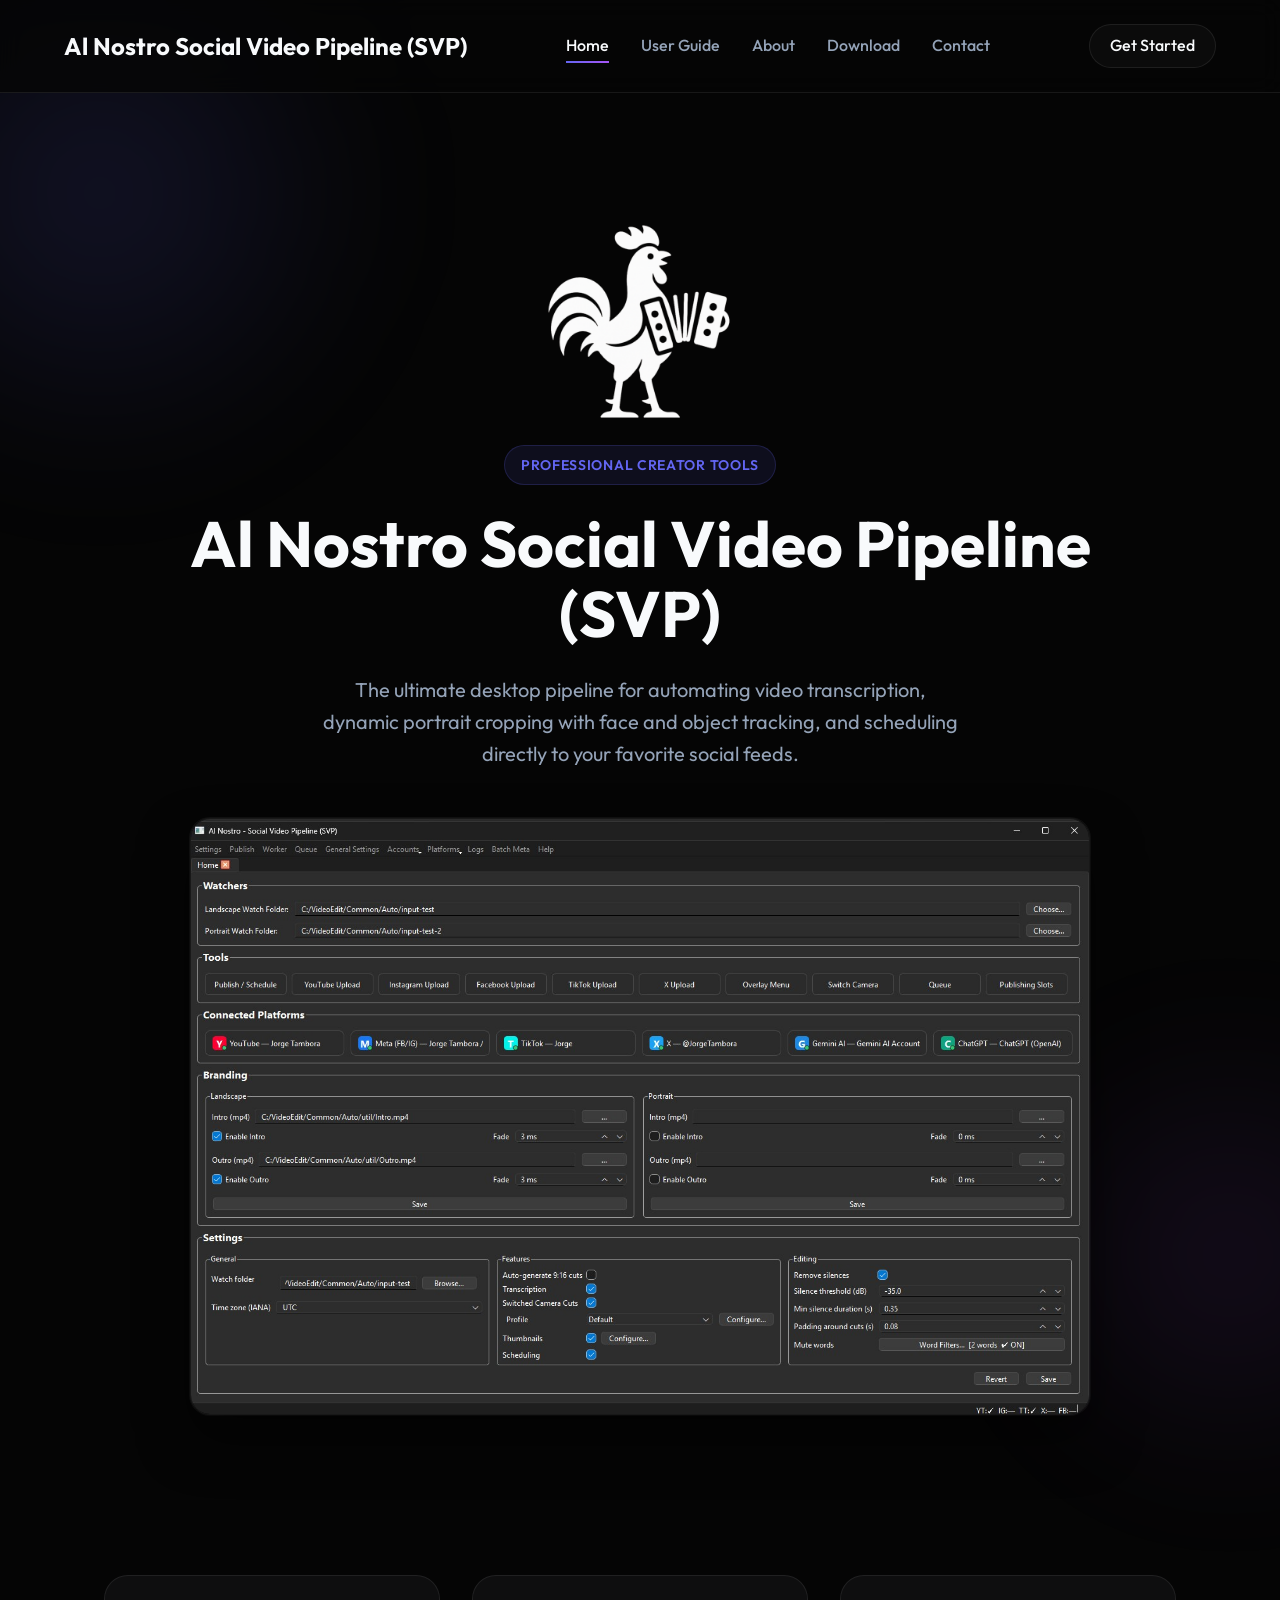
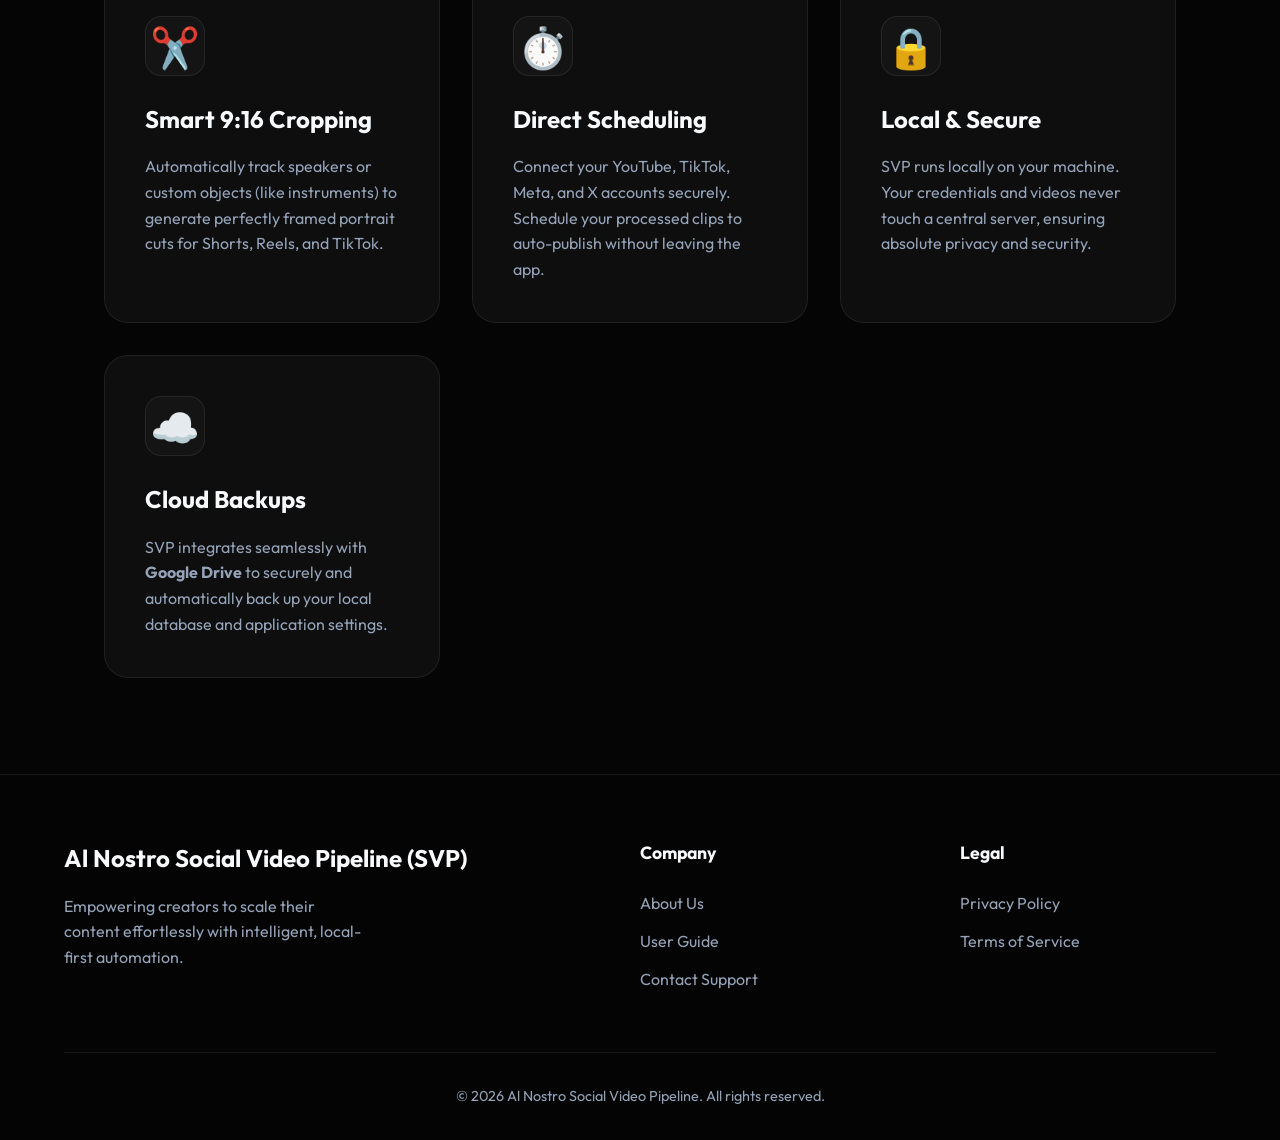
<file: index.html>
<!DOCTYPE html>
<html lang="en">
<head>
    <meta charset="UTF-8">
    <meta name="viewport" content="width=device-width, initial-scale=1.0">
    <title>Al Nostro Social Video Pipeline (SVP)</title>
    <meta name="description" content="Al Nostro Social Video Pipeline (SVP) is a desktop application for video automation and secure Cloud Backups to Google Drive.">
    <link rel="stylesheet" href="styles.css">
    <style>
        /* Homepage specific styles */
        .hero {
            padding: 8rem 0 4rem;
            text-align: center;
            position: relative;
        }
        .hero-badge {
            display: inline-block;
            padding: 0.5rem 1rem;
            background: rgba(99, 102, 241, 0.1);
            color: var(--accent-primary);
            border-radius: 9999px;
            font-size: 0.875rem;
            font-weight: 600;
            margin-bottom: 1.5rem;
            border: 1px solid rgba(99, 102, 241, 0.2);
            text-transform: uppercase;
            letter-spacing: 0.05em;
        }
        .hero-title {
            font-size: 4rem;
            font-weight: 700;
            margin-bottom: 1.5rem;
            line-height: 1.1;
        }
        .hero-title span {
            background: var(--accent-gradient);
            -webkit-background-clip: text;
            -webkit-text-fill-color: transparent;
        }
        .hero-subtitle {
            font-size: 1.25rem;
            color: var(--text-secondary);
            max-width: 650px;
            margin: 0 auto 3rem;
        }
        .mockup-container {
            max-width: 900px;
            margin: 0 auto;
            border-radius: 20px;
            overflow: hidden;
            border: 1px solid var(--border-glass);
            box-shadow: 0 25px 50px rgba(0,0,0,0.5), 0 0 0 1px rgba(255,255,255,0.05);
            transition: transform 0.4s ease, box-shadow 0.4s ease;
        }
        .mockup-container:hover {
            transform: translateY(-10px);
            box-shadow: 0 35px 70px rgba(0,0,0,0.6), 0 0 0 1px rgba(168, 85, 247, 0.3);
        }
        .mockup-container img {
            width: 100%;
            display: block;
        }
        .features {
            padding: 6rem 0;
            display: grid;
            grid-template-columns: repeat(auto-fit, minmax(300px, 1fr));
            gap: 2rem;
        }
        .feature-card {
            background: var(--bg-card);
            border: 1px solid var(--border-glass);
            border-radius: 24px;
            padding: 2.5rem;
            transition: transform 0.3s ease, background 0.3s ease;
            backdrop-filter: blur(10px);
        }
        .feature-card:hover {
            transform: translateY(-5px);
            background: rgba(255, 255, 255, 0.05);
            border-color: rgba(99, 102, 241, 0.4);
        }
        .feature-icon {
            font-size: 2.5rem;
            margin-bottom: 1.5rem;
            display: inline-block;
            background: var(--bg-glass);
            width: 60px;
            height: 60px;
            line-height: 60px;
            text-align: center;
            border-radius: 16px;
            border: 1px solid var(--border-glass);
        }
        .feature-card h3 {
            font-size: 1.5rem;
            margin-bottom: 1rem;
        }
        .feature-card p {
            color: var(--text-secondary);
        }
        @media (max-width: 768px) {
            .hero-title { font-size: 2.8rem; }
            .hero { padding: 4rem 0 2rem; }
        }
    </style>
    <link rel="icon" type="image/x-icon" href="SVP.ico">
</head>
<body>

    <nav class="navbar">
        <a href="index.html" class="nav-brand">Al Nostro Social Video Pipeline (SVP)</a>
        <div class="nav-links">
            <a href="index.html" class="active">Home</a>
            <a href="user_guide.html">User Guide</a>
            <a href="about.html">About</a>
            <a href="download.html">Download</a>
            <a href="contact.html">Contact</a>
        </div>
        <a href="subscribe.html" class="nav-cta">Get Started</a>
    </nav>

    <main>
        <div class="bg-glow"></div>
        <div class="bg-glow-right"></div>
        
        <div class="container">
            <section class="hero animate-up">
                <img src="Al%20Nostro%20Logo%20Design.png" alt="Al Nostro Logo" style="display: block; margin: 0 auto 1.5rem auto; max-width: 200px; height: auto;">
                <div class="hero-badge">Professional Creator Tools</div>
                <h1 class="hero-title">Al Nostro Social Video Pipeline (SVP)</h1>
                <p class="hero-subtitle">
                    The ultimate desktop pipeline for automating video transcription, dynamic portrait cropping with face and object tracking, and scheduling directly to your favorite social feeds.
                </p>
                
                <div class="mockup-container delay-1 animate-up">
                    <img src="Al-nostro-svp.jpg" alt="SVP Application Interface showing video cropping and scheduling">
                </div>
            </section>

            <section class="features animate-up delay-2">
                <div class="feature-card">
                    <div class="feature-icon">✂️</div>
                    <h3>Smart 9:16 Cropping</h3>
                    <p>Automatically track speakers or custom objects (like instruments) to generate perfectly framed portrait cuts for Shorts, Reels, and TikTok.</p>
                </div>
                <div class="feature-card">
                    <div class="feature-icon">⏱️</div>
                    <h3>Direct Scheduling</h3>
                    <p>Connect your YouTube, TikTok, Meta, and X accounts securely. Schedule your processed clips to auto-publish without leaving the app.</p>
                </div>
                <div class="feature-card">
                    <div class="feature-icon">🔒</div>
                    <h3>Local & Secure</h3>
                    <p>SVP runs locally on your machine. Your credentials and videos never touch a central server, ensuring absolute privacy and security.</p>
                </div>
                <div class="feature-card">
                    <div class="feature-icon">☁️</div>
                    <h3>Cloud Backups</h3>
                    <p>SVP integrates seamlessly with <strong>Google Drive</strong> to securely and automatically back up your local database and application settings.</p>
                </div>
            </section>
        </div>
    </main>

    <footer>
        <div class="footer-content">
            <div class="footer-brand">
                <h3>Al Nostro Social Video Pipeline (SVP)</h3>
                <p>Empowering creators to scale their content effortlessly with intelligent, local-first automation.</p>
            </div>
            <div class="footer-col">
                <h4>Company</h4>
                <ul>
                    <li><a href="about.html">About Us</a></li>
                    <li><a href="user_guide.html">User Guide</a></li>
                    <li><a href="contact.html">Contact Support</a></li>
                </ul>
            </div>
            <div class="footer-col">
                <h4>Legal</h4>
                <ul>
                    <li><a href="privacy_policy.html">Privacy Policy</a></li>
                    <li><a href="terms_of_service.html">Terms of Service</a></li>
                </ul>
            </div>
        </div>
        <div class="footer-bottom">
            &copy; 2026 Al Nostro Social Video Pipeline. All rights reserved.
        </div>
    </footer>

</body>
</html>
</file>
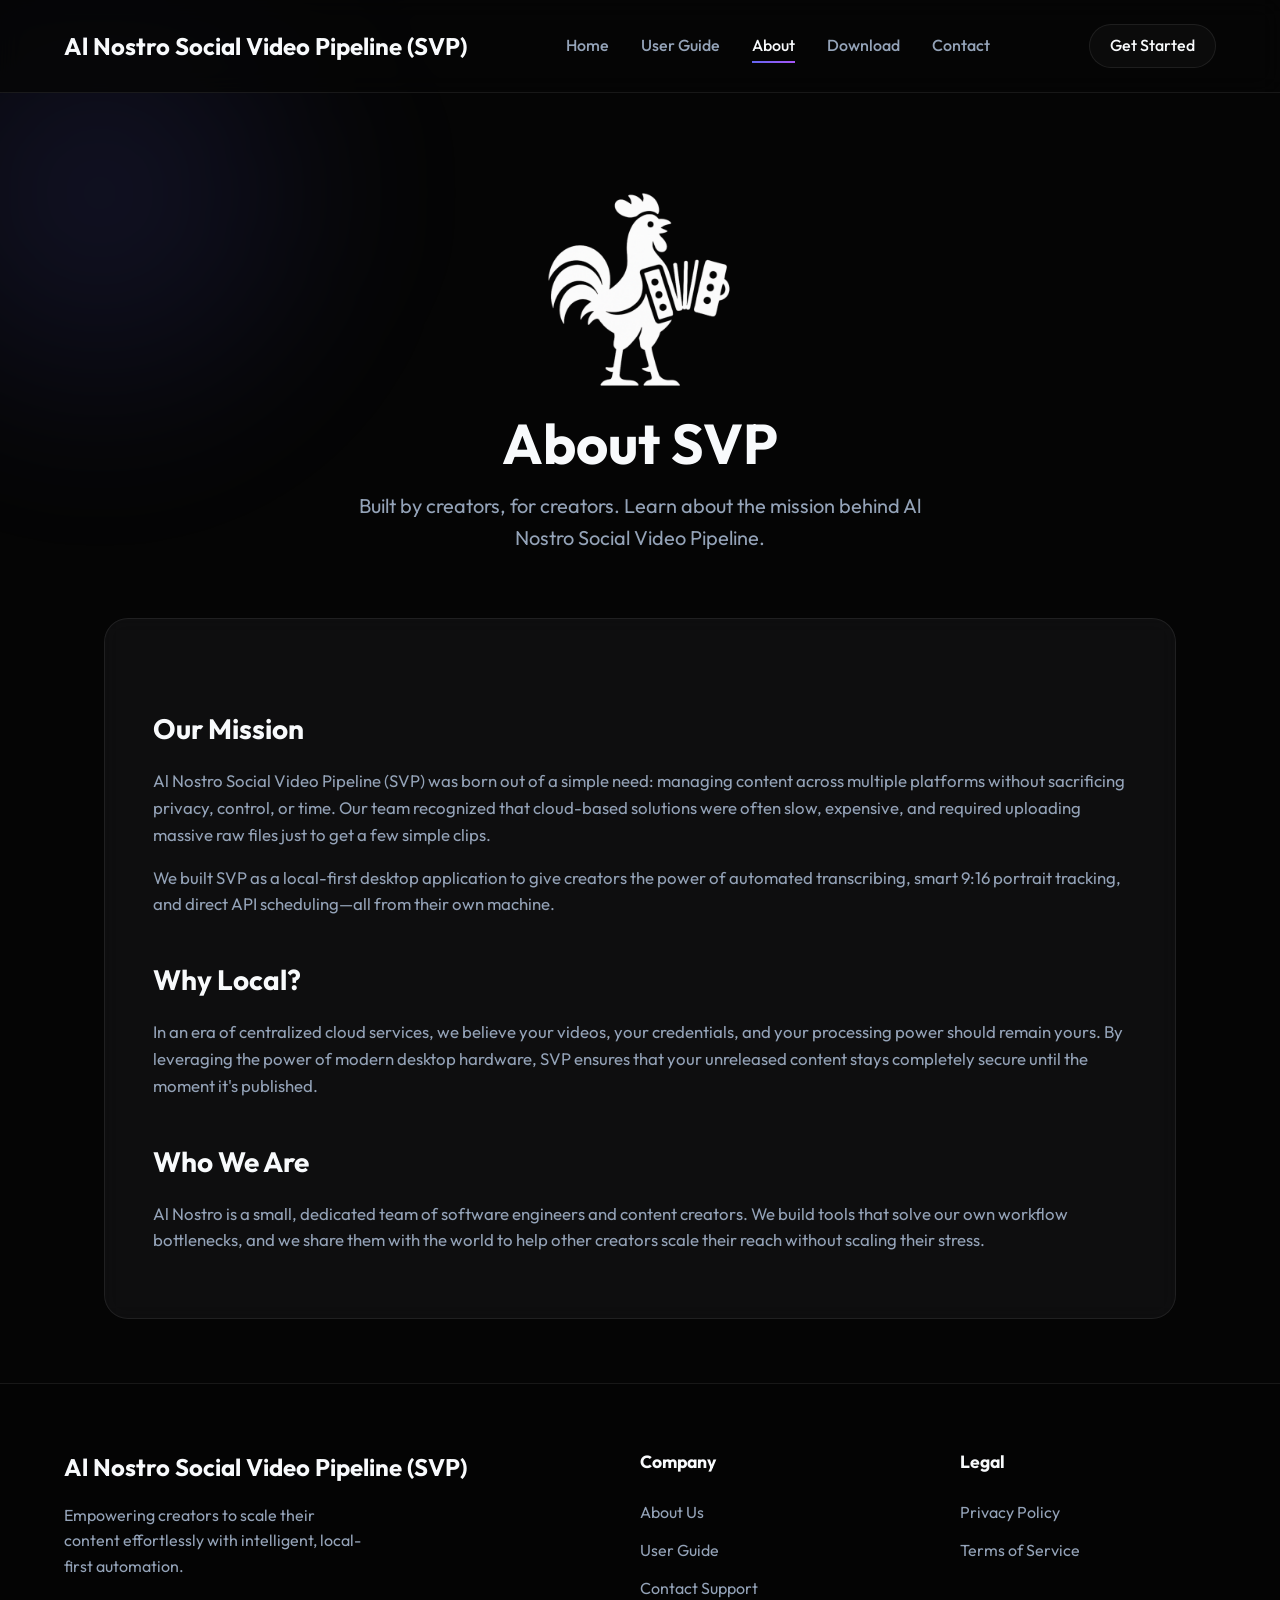
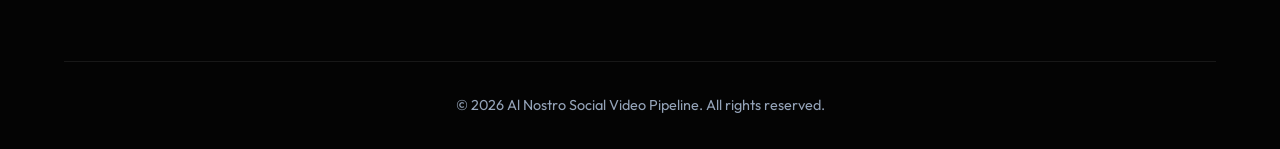
<file: about.html>
<!DOCTYPE html>
<html lang="en">
<head>
    <meta charset="UTF-8">
    <meta name="viewport" content="width=device-width, initial-scale=1.0">
    <title>About - Al Nostro Social Video Pipeline (SVP)</title>
    <link rel="stylesheet" href="styles.css">
    <link rel="icon" type="image/x-icon" href="SVP.ico">
</head>
<body>
    <nav class="navbar">
        <a href="index.html" class="nav-brand">Al Nostro Social Video Pipeline (SVP)</a>
        <div class="nav-links">
            <a href="index.html">Home</a>
            <a href="user_guide.html">User Guide</a>
            <a href="about.html" class="active">About</a>
            <a href="download.html">Download</a>
            <a href="contact.html">Contact</a>
        </div>
        <a href="subscribe.html" class="nav-cta">Get Started</a>
    </nav>

    <main>
        <div class="bg-glow"></div>
        <div class="container">
            <div class="page-header animate-up">
                <img src="Al%20Nostro%20Logo%20Design.png" alt="Al Nostro Logo" style="display: block; margin: 0 auto 1.5rem auto; max-width: 200px; height: auto;">
                <h1 class="page-title">About <span>SVP</span></h1>
                <p class="page-subtitle">Built by creators, for creators. Learn about the mission behind Al Nostro Social Video Pipeline.</p>
            </div>
            
            <div class="doc-content animate-up delay-1">
                <h2>Our Mission</h2>
                <p>Al Nostro Social Video Pipeline (SVP) was born out of a simple need: managing content across multiple platforms without sacrificing privacy, control, or time. Our team recognized that cloud-based solutions were often slow, expensive, and required uploading massive raw files just to get a few simple clips.</p>
                <p>We built SVP as a local-first desktop application to give creators the power of automated transcribing, smart 9:16 portrait tracking, and direct API scheduling—all from their own machine.</p>
                
                <h2>Why Local?</h2>
                <p>In an era of centralized cloud services, we believe your videos, your credentials, and your processing power should remain yours. By leveraging the power of modern desktop hardware, SVP ensures that your unreleased content stays completely secure until the moment it's published.</p>
                
                <h2>Who We Are</h2>
                <p>Al Nostro is a small, dedicated team of software engineers and content creators. We build tools that solve our own workflow bottlenecks, and we share them with the world to help other creators scale their reach without scaling their stress.</p>
            </div>
        </div>
    </main>

    <footer>
        <div class="footer-content">
            <div class="footer-brand">
                <h3>Al Nostro Social Video Pipeline (SVP)</h3>
                <p>Empowering creators to scale their content effortlessly with intelligent, local-first automation.</p>
            </div>
            <div class="footer-col">
                <h4>Company</h4>
                <ul>
                    <li><a href="about.html">About Us</a></li>
                    <li><a href="user_guide.html">User Guide</a></li>
                    <li><a href="contact.html">Contact Support</a></li>
                </ul>
            </div>
            <div class="footer-col">
                <h4>Legal</h4>
                <ul>
                    <li><a href="privacy_policy.html">Privacy Policy</a></li>
                    <li><a href="terms_of_service.html">Terms of Service</a></li>
                </ul>
            </div>
        </div>
        <div class="footer-bottom">
            &copy; 2026 Al Nostro Social Video Pipeline. All rights reserved.
        </div>
    </footer>
</body>
</html>
</file>
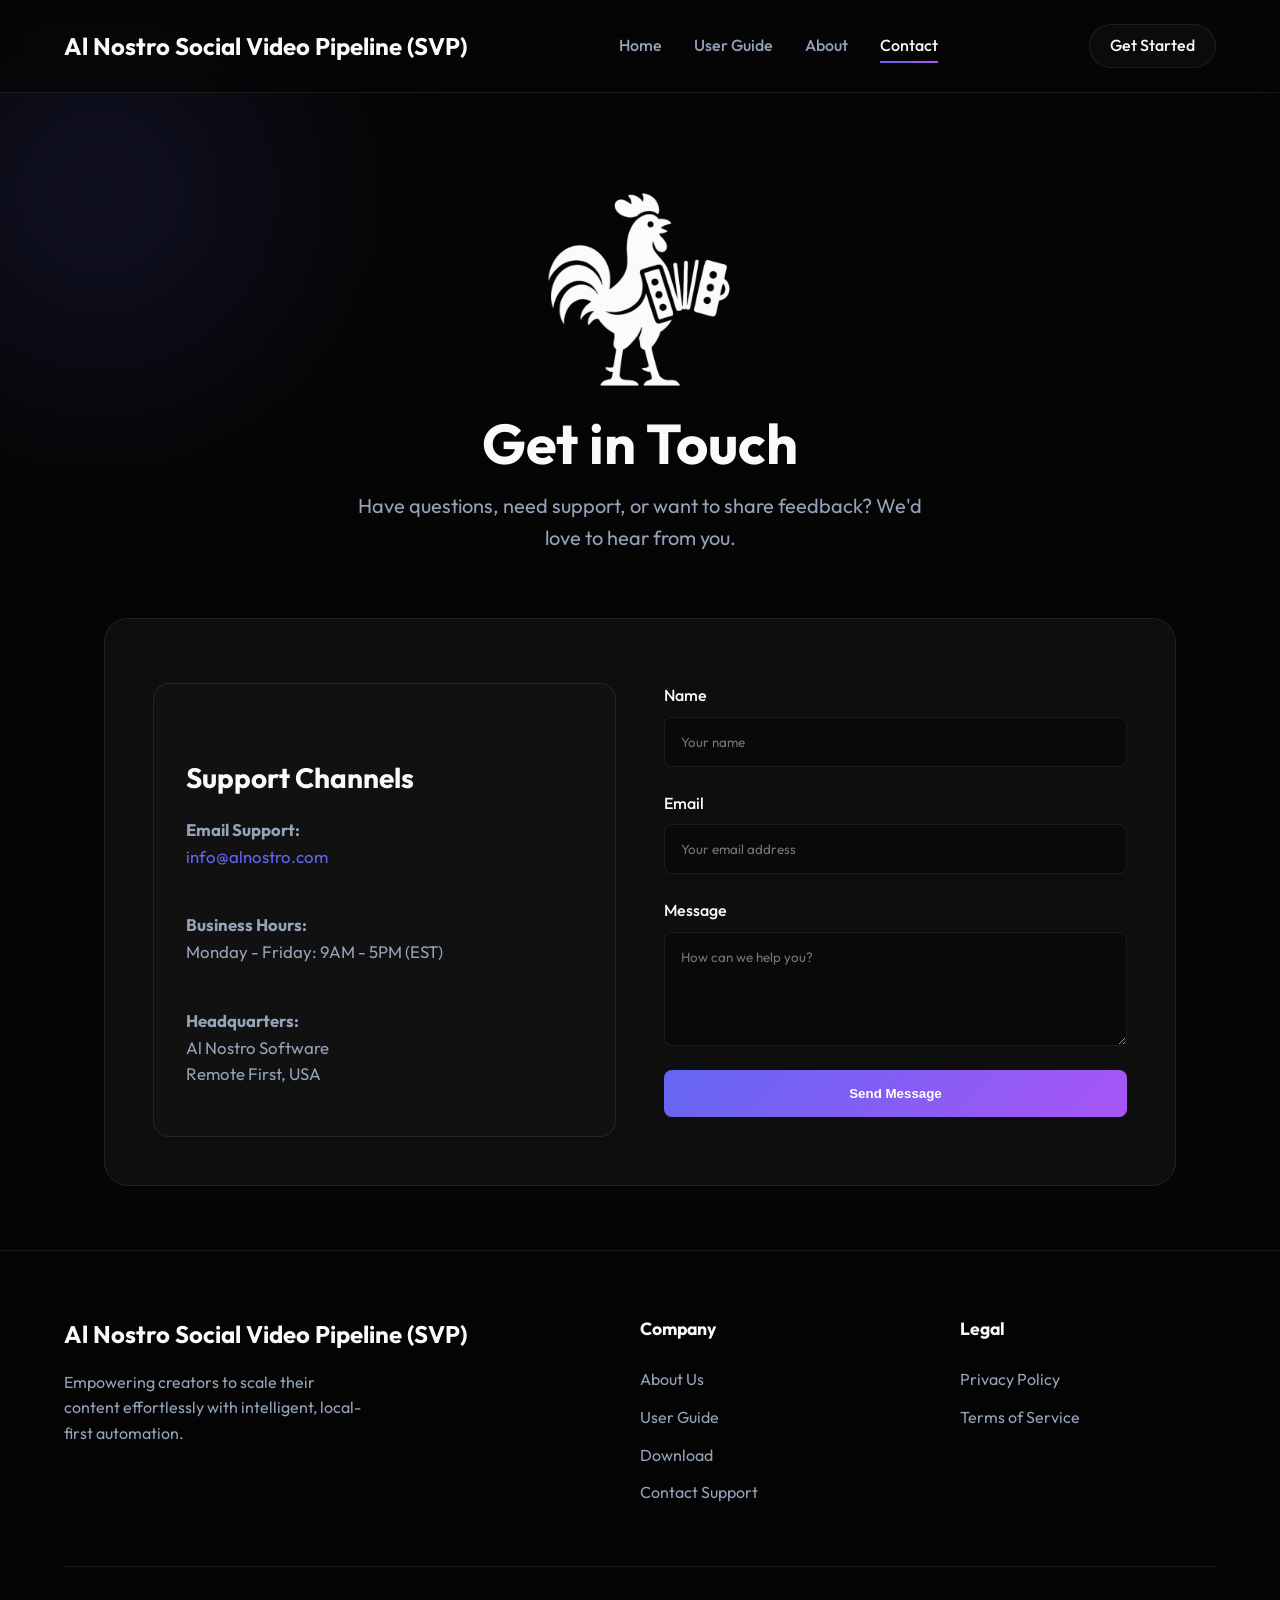
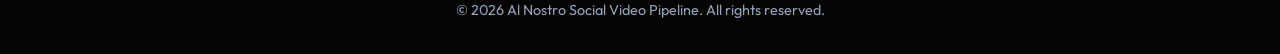
<file: contact.html>
<!DOCTYPE html>
<html lang="en">
<head>
    <meta charset="UTF-8">
    <meta name="viewport" content="width=device-width, initial-scale=1.0">
    <title>Contact Us - Al Nostro Social Video Pipeline (SVP)</title>
    <link rel="stylesheet" href="styles.css">
    <style>
        .contact-grid {
            display: grid;
            grid-template-columns: 1fr 1fr;
            gap: 3rem;
            margin-top: 1rem;
        }
        .contact-info {
            background: rgba(255, 255, 255, 0.02);
            padding: 2rem;
            border-radius: 16px;
            border: 1px solid var(--border-glass);
        }
        .contact-form {
            display: flex;
            flex-direction: column;
            gap: 1.5rem;
        }
        .form-group {
            display: flex;
            flex-direction: column;
            gap: 0.5rem;
        }
        .form-group label {
            font-weight: 500;
            color: var(--text-primary);
        }
        .form-group input, .form-group textarea {
            background: rgba(0, 0, 0, 0.3);
            border: 1px solid var(--border-glass);
            border-radius: 8px;
            padding: 1rem;
            color: var(--text-primary);
            font-family: inherit;
        }
        .form-group input:focus, .form-group textarea:focus {
            outline: none;
            border-color: var(--accent-primary);
        }
        .submit-btn {
            background: var(--accent-gradient);
            color: white;
            border: none;
            padding: 1rem;
            border-radius: 8px;
            font-weight: 600;
            cursor: pointer;
            transition: transform 0.2s, box-shadow 0.2s;
        }
        .submit-btn:hover {
            transform: translateY(-2px);
            box-shadow: 0 10px 20px rgba(99, 102, 241, 0.3);
        }
        @media (max-width: 768px) {
            .contact-grid { grid-template-columns: 1fr; }
        }
    </style>
    <link rel="icon" type="image/x-icon" href="SVP.ico">
</head>
<body>
    <nav class="navbar">
        <a href="index.html" class="nav-brand">Al Nostro Social Video Pipeline (SVP)</a>
        <div class="nav-links">
            <a href="index.html">Home</a>
            <a href="user_guide.html">User Guide</a>
            <a href="about.html">About</a>
            <a href="contact.html" class="active">Contact</a>
        </div>
        <a href="subscribe.html" class="nav-cta">Get Started</a>
    </nav>

    <main>
        <div class="bg-glow"></div>
        <div class="container">
            <div class="page-header animate-up">
                <img src="Al%20Nostro%20Logo%20Design.png" alt="Al Nostro Logo" style="display: block; margin: 0 auto 1.5rem auto; max-width: 200px; height: auto;">
                <h1 class="page-title">Get in <span>Touch</span></h1>
                <p class="page-subtitle">Have questions, need support, or want to share feedback? We'd love to hear from you.</p>
            </div>
            
            <div class="doc-content animate-up delay-1">
                <div class="contact-grid">
                    <div class="contact-info">
                        <h2>Support Channels</h2>
                        <p><strong>Email Support:</strong><br>
                        <a href="mailto:info@alnostro.com">info@alnostro.com</a></p>
                        <br>
                        <p><strong>Business Hours:</strong><br>
                        Monday - Friday: 9AM - 5PM (EST)</p>
                        <br>
                        <p><strong>Headquarters:</strong><br>
                        Al Nostro Software<br>
                        Remote First, USA</p>
                    </div>
                    
                    <form class="contact-form" action="mailto:info@alnostro.com" method="post" enctype="text/plain">
                        <div class="form-group">
                            <label for="name">Name</label>
                            <input type="text" id="name" name="name" placeholder="Your name" required>
                        </div>
                        <div class="form-group">
                            <label for="email">Email</label>
                            <input type="email" id="email" name="email" placeholder="Your email address" required>
                        </div>
                        <div class="form-group">
                            <label for="message">Message</label>
                            <textarea id="message" name="message" rows="5" placeholder="How can we help you?" required></textarea>
                        </div>
                        <button type="submit" class="submit-btn">Send Message</button>
                    </form>
                </div>
            </div>
        </div>
    </main>

    <footer>
        <div class="footer-content">
            <div class="footer-brand">
                <h3>Al Nostro Social Video Pipeline (SVP)</h3>
                <p>Empowering creators to scale their content effortlessly with intelligent, local-first automation.</p>
            </div>
            <div class="footer-col">
                <h4>Company</h4>
                <ul>
                    <li><a href="about.html">About Us</a></li>
                    <li><a href="user_guide.html">User Guide</a></li>
                    <li><a href="download.html">Download</a></li>
                    <li><a href="contact.html">Contact Support</a></li>
                </ul>
            </div>
            <div class="footer-col">
                <h4>Legal</h4>
                <ul>
                    <li><a href="privacy_policy.html">Privacy Policy</a></li>
                    <li><a href="terms_of_service.html">Terms of Service</a></li>
                </ul>
            </div>
        </div>
        <div class="footer-bottom">
            &copy; 2026 Al Nostro Social Video Pipeline. All rights reserved.
        </div>
    </footer>
</body>
</html>
</file>
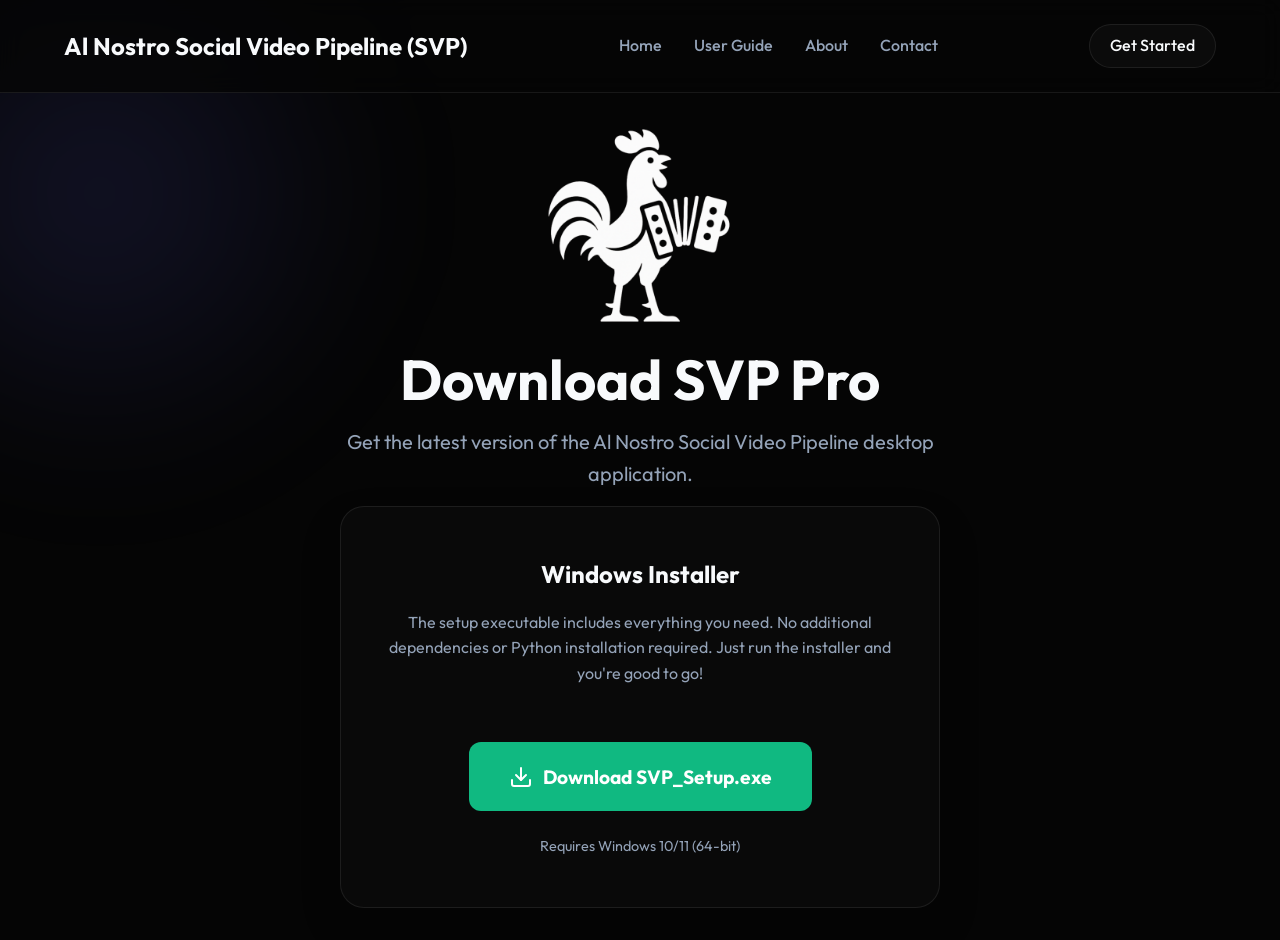
<file: download.html>
<!DOCTYPE html>
<html lang="en">
<head>
    <meta charset="UTF-8">
    <meta name="viewport" content="width=device-width, initial-scale=1.0">
    <title>Download - Al Nostro Social Video Pipeline (SVP)</title>
    <link rel="stylesheet" href="styles.css">
    <style>
        .download-container {
            max-width: 600px;
            margin: 0 auto 2rem auto;
            background: rgba(255, 255, 255, 0.02);
            padding: 3rem;
            border-radius: 24px;
            border: 1px solid var(--border-glass);
            text-align: center;
            box-shadow: 0 20px 40px rgba(0, 0, 0, 0.2);
        }
        .page-header {
            padding: 2rem 0 1rem;
        }
        .btn-download {
            background: #10B981;
            color: white;
            padding: 1.2rem 2.5rem;
            border-radius: 12px;
            text-decoration: none;
            font-weight: 700;
            font-size: 1.2rem;
            display: inline-flex;
            align-items: center;
            justify-content: center;
            gap: 10px;
            margin-top: 1.5rem;
            transition: transform 0.2s, box-shadow 0.2s;
            border: none;
            cursor: pointer;
        }
        .btn-download:hover {
            transform: translateY(-2px);
            box-shadow: 0 10px 20px rgba(16, 185, 129, 0.3);
        }
        .version-info {
            margin-top: 1.5rem;
            font-size: 0.9rem;
            color: var(--text-secondary);
        }
    </style>
    <link rel="icon" type="image/x-icon" href="SVP.ico">
</head>
<body>
    <nav class="navbar">
        <a href="index.html" class="nav-brand">Al Nostro Social Video Pipeline (SVP)</a>
        <div class="nav-links">
            <a href="index.html">Home</a>
            <a href="user_guide.html">User Guide</a>
            <a href="about.html">About</a>
            <a href="contact.html">Contact</a>
        </div>
        <a href="subscribe.html" class="nav-cta">Get Started</a>
    </nav>

    <main>
        <div class="bg-glow"></div>
        <div class="container">
            <div class="page-header animate-up">
                <img src="Al%20Nostro%20Logo%20Design.png" alt="Al Nostro Logo" style="display: block; margin: 0 auto 1.5rem auto; max-width: 200px; height: auto;">
                <h1 class="page-title">Download <span>SVP Pro</span></h1>
                <p class="page-subtitle">Get the latest version of the Al Nostro Social Video Pipeline desktop application.</p>
            </div>
            
            <div class="download-container animate-up delay-1">
                <h2>Windows Installer</h2>
                <p style="color: var(--text-secondary); margin: 1rem 0 2rem 0; line-height: 1.6;">
                    The setup executable includes everything you need. No additional dependencies or Python installation required. Just run the installer and you're good to go!
                </p>
                <a href="SVP_Setup.exe" class="btn-download" download>
                    <svg width="24" height="24" viewBox="0 0 24 24" fill="none" stroke="currentColor" stroke-width="2" stroke-linecap="round" stroke-linejoin="round">
                        <path d="M21 15v4a2 2 0 0 1-2 2H5a2 2 0 0 1-2-2v-4"></path>
                        <polyline points="7 10 12 15 17 10"></polyline>
                        <line x1="12" y1="15" x2="12" y2="3"></line>
                    </svg>
                    Download SVP_Setup.exe
                </a>
                <div class="version-info">
                    Requires Windows 10/11 (64-bit)
                </div>
            </div>
        </div>
    </main>
</body>
</html>
</file>
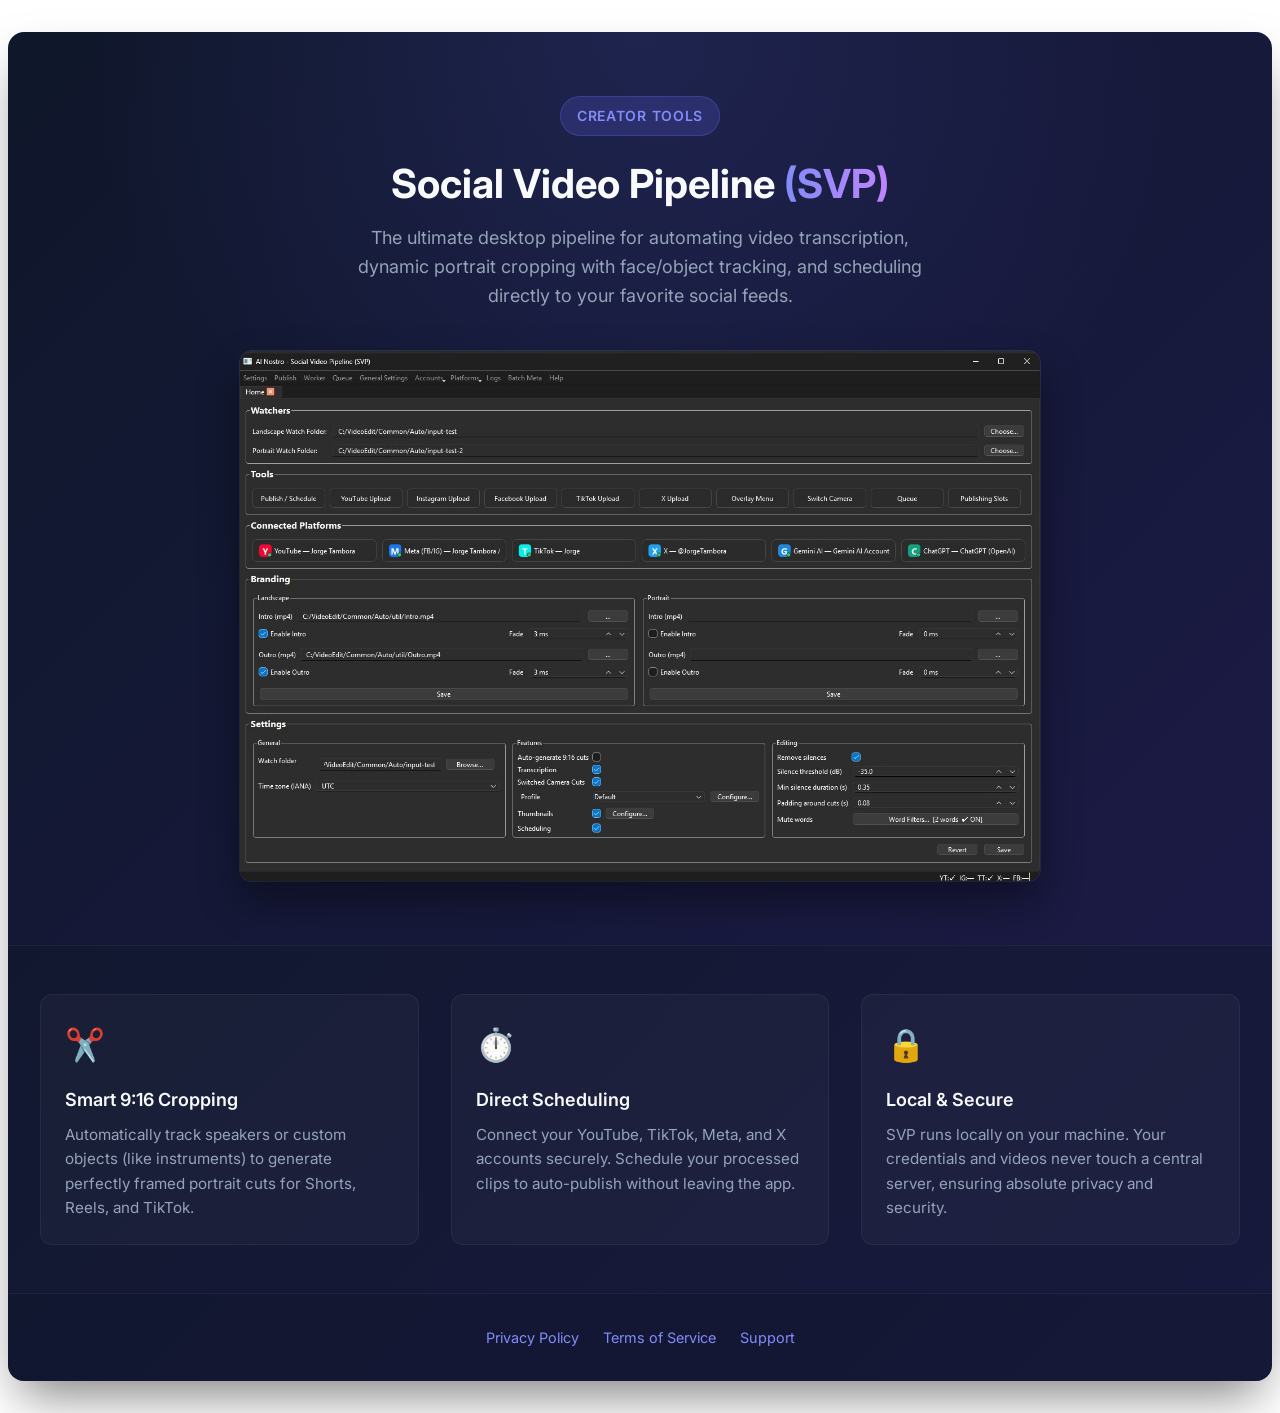
<file: landing_page.html>
<!DOCTYPE html>
<html lang="en">
<head>
    <meta charset="UTF-8">
    <meta name="viewport" content="width=device-width, initial-scale=1.0">
    <title>Social Video Pipeline (SVP) - Automate Your Content</title>
    <link href="https://fonts.googleapis.com/css2?family=Inter:wght@400;500;600;700&display=swap" rel="stylesheet">
    <style>
        /* Scoped to a container to avoid messing up WordPress theme */
        .svp-landing {
            font-family: 'Inter', -apple-system, BlinkMacSystemFont, "Segoe UI", Roboto, sans-serif;
            color: #E2E8F0;
            background: linear-gradient(135deg, #0F172A 0%, #1E1B4B 100%);
            border-radius: 16px;
            overflow: hidden;
            box-shadow: 0 25px 50px -12px rgba(0, 0, 0, 0.5);
            margin: 2rem 0;
            line-height: 1.6;
        }

        .svp-hero {
            padding: 4rem 2rem;
            text-align: center;
            background: radial-gradient(circle at top, rgba(99, 102, 241, 0.15) 0%, transparent 50%);
        }

        .svp-badge {
            display: inline-block;
            padding: 0.5rem 1rem;
            background: rgba(99, 102, 241, 0.2);
            color: #818CF8;
            border-radius: 9999px;
            font-size: 0.875rem;
            font-weight: 600;
            margin-bottom: 1.5rem;
            border: 1px solid rgba(99, 102, 241, 0.3);
            text-transform: uppercase;
            letter-spacing: 0.05em;
        }

        .svp-title {
            font-size: 2.5rem;
            font-weight: 700;
            color: #F8FAFC;
            margin: 0 0 1rem 0;
            line-height: 1.2;
        }

        .svp-title span {
            background: linear-gradient(to right, #818CF8, #C084FC);
            -webkit-background-clip: text;
            -webkit-text-fill-color: transparent;
        }

        .svp-subtitle {
            font-size: 1.125rem;
            color: #94A3B8;
            max-width: 600px;
            margin: 0 auto 2.5rem auto;
        }

        .svp-mockup-container {
            max-width: 800px;
            margin: 0 auto;
            border-radius: 12px;
            overflow: hidden;
            box-shadow: 0 20px 40px rgba(0,0,0,0.4), 0 0 0 1px rgba(255,255,255,0.1);
            transform: translateY(0);
            transition: transform 0.3s ease, box-shadow 0.3s ease;
            position: relative;
        }

        .svp-mockup-container:hover {
            transform: translateY(-5px);
            box-shadow: 0 30px 60px rgba(0,0,0,0.5), 0 0 0 1px rgba(255,255,255,0.2);
        }

        .svp-mockup-container img {
            width: 100%;
            height: auto;
            display: block;
        }

        .svp-features {
            display: grid;
            grid-template-columns: repeat(auto-fit, minmax(250px, 1fr));
            gap: 2rem;
            padding: 3rem 2rem;
            background: rgba(15, 23, 42, 0.4);
            border-top: 1px solid rgba(255,255,255,0.05);
        }

        .svp-feature-card {
            background: rgba(255, 255, 255, 0.03);
            border: 1px solid rgba(255, 255, 255, 0.05);
            border-radius: 12px;
            padding: 1.5rem;
            transition: background 0.2s ease;
        }

        .svp-feature-card:hover {
            background: rgba(255, 255, 255, 0.05);
        }

        .svp-icon {
            font-size: 2rem;
            margin-bottom: 1rem;
        }

        .svp-feature-title {
            font-size: 1.125rem;
            font-weight: 600;
            color: #F8FAFC;
            margin: 0 0 0.5rem 0;
        }

        .svp-feature-text {
            font-size: 0.95rem;
            color: #94A3B8;
            margin: 0;
        }

        .svp-footer {
            padding: 2rem;
            text-align: center;
            border-top: 1px solid rgba(255,255,255,0.05);
            background: rgba(15, 23, 42, 0.6);
        }

        .svp-links {
            display: flex;
            justify-content: center;
            gap: 1.5rem;
            flex-wrap: wrap;
        }

        .svp-links a {
            color: #818CF8;
            text-decoration: none;
            font-size: 0.9rem;
            transition: color 0.2s ease;
        }

        .svp-links a:hover {
            color: #C084FC;
            text-decoration: underline;
        }

        @media (max-width: 640px) {
            .svp-title { font-size: 2rem; }
            .svp-hero { padding: 3rem 1.5rem; }
            .svp-features { padding: 2rem 1.5rem; }
        }
    </style>
</head>
<body>

<div class="svp-landing">
    <!-- Hero Section -->
    <div class="svp-hero">
        <div class="svp-badge">Creator Tools</div>
        <h1 class="svp-title">Social Video Pipeline <span>(SVP)</span></h1>
        <p class="svp-subtitle">
            The ultimate desktop pipeline for automating video transcription, dynamic portrait cropping with face/object tracking, and scheduling directly to your favorite social feeds.
        </p>
        
        <!-- Mockup Image -->
        <div class="svp-mockup-container">
            <!-- IMPORTANT: Replace the src below with the URL of the image you upload to your WordPress Media Library -->
            <img src="Al-nostro-svp.jpg" alt="SVP Application Interface showing video cropping and scheduling">
        </div>
    </div>

    <!-- Features Section -->
    <div class="svp-features">
        <div class="svp-feature-card">
            <div class="svp-icon">✂️</div>
            <h3 class="svp-feature-title">Smart 9:16 Cropping</h3>
            <p class="svp-feature-text">Automatically track speakers or custom objects (like instruments) to generate perfectly framed portrait cuts for Shorts, Reels, and TikTok.</p>
        </div>
        <div class="svp-feature-card">
            <div class="svp-icon">⏱️</div>
            <h3 class="svp-feature-title">Direct Scheduling</h3>
            <p class="svp-feature-text">Connect your YouTube, TikTok, Meta, and X accounts securely. Schedule your processed clips to auto-publish without leaving the app.</p>
        </div>
        <div class="svp-feature-card">
            <div class="svp-icon">🔒</div>
            <h3 class="svp-feature-title">Local & Secure</h3>
            <p class="svp-feature-text">SVP runs locally on your machine. Your credentials and videos never touch a central server, ensuring absolute privacy and security.</p>
        </div>
    </div>

    <!-- Footer Links -->
    <div class="svp-footer">
        <div class="svp-links">
            <!-- IMPORTANT: Update these links to point to the actual URLs on your site once created -->
            <a href="privacy_policy.html">Privacy Policy</a>
            <a href="terms_of_service.html">Terms of Service</a>
            <a href="mailto:info@alnostro.com">Support</a>
        </div>
    </div>
</div>

</body>
</html>
</file>
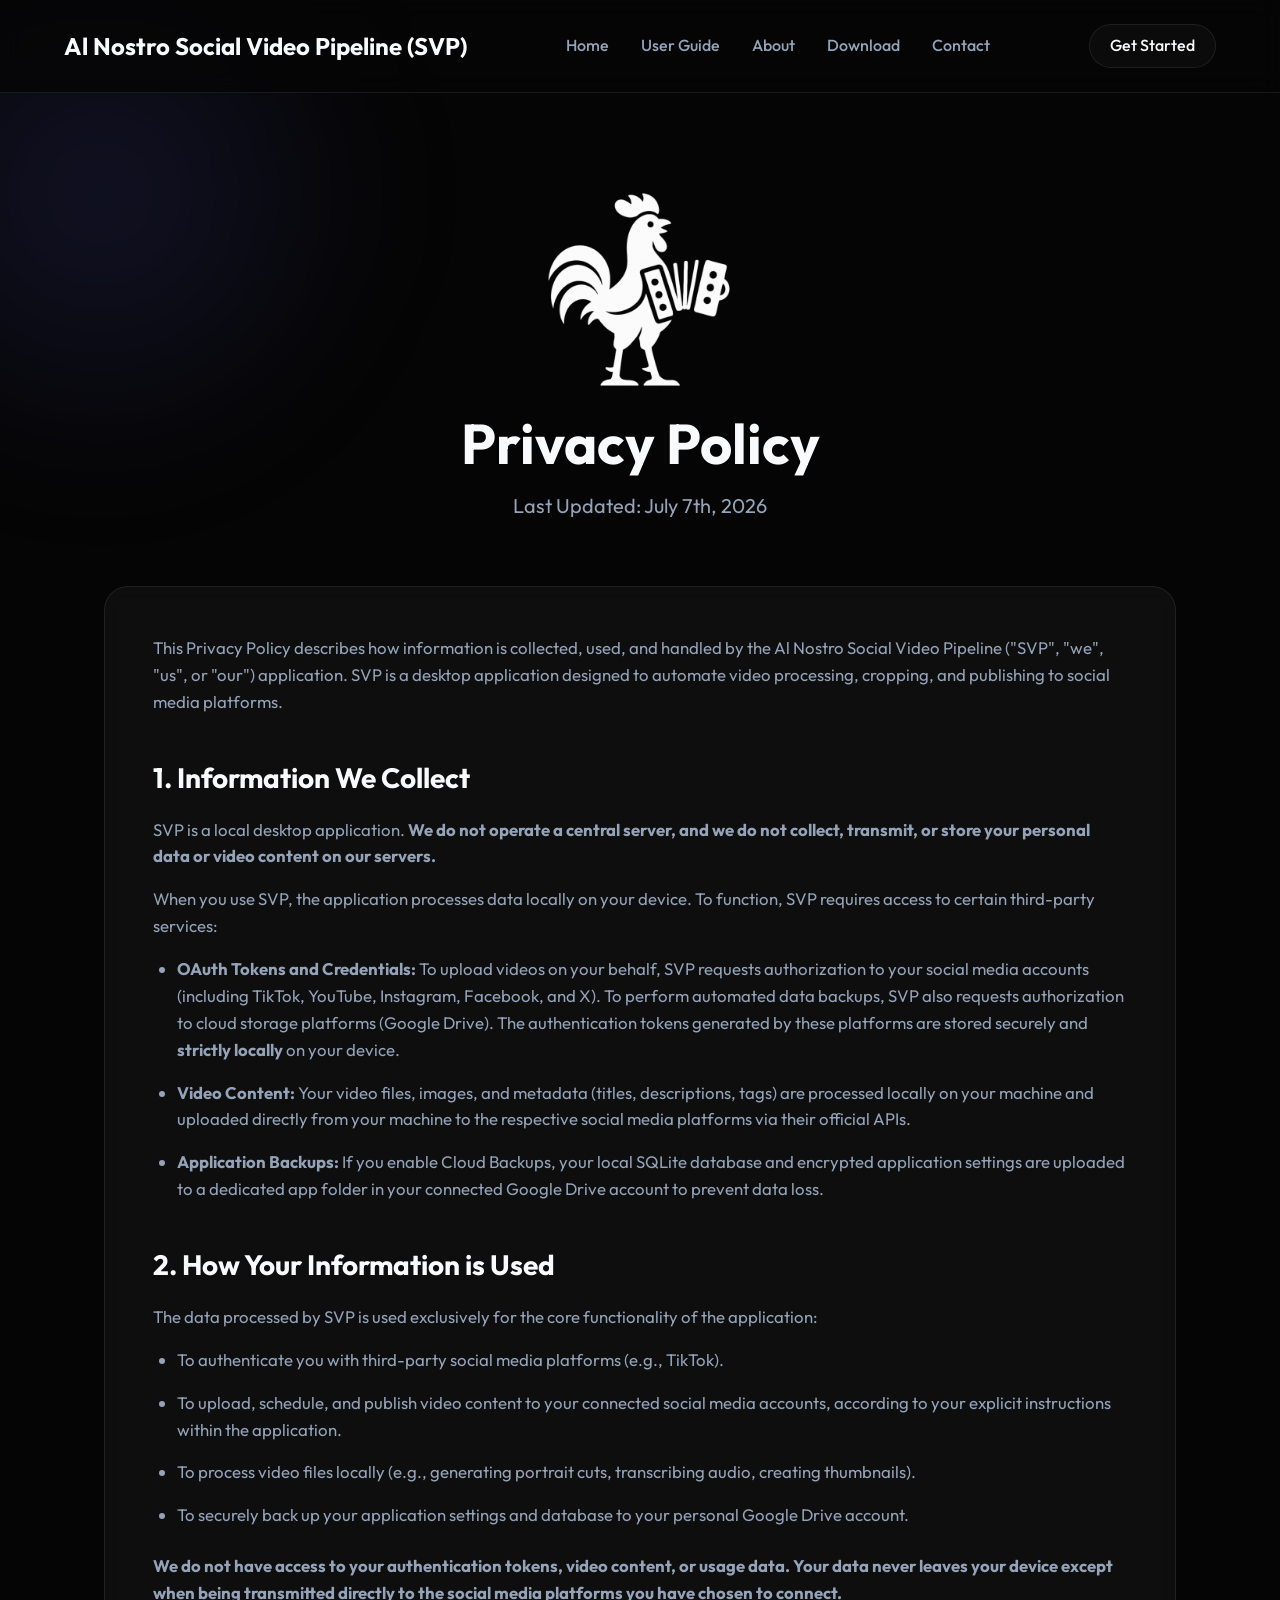
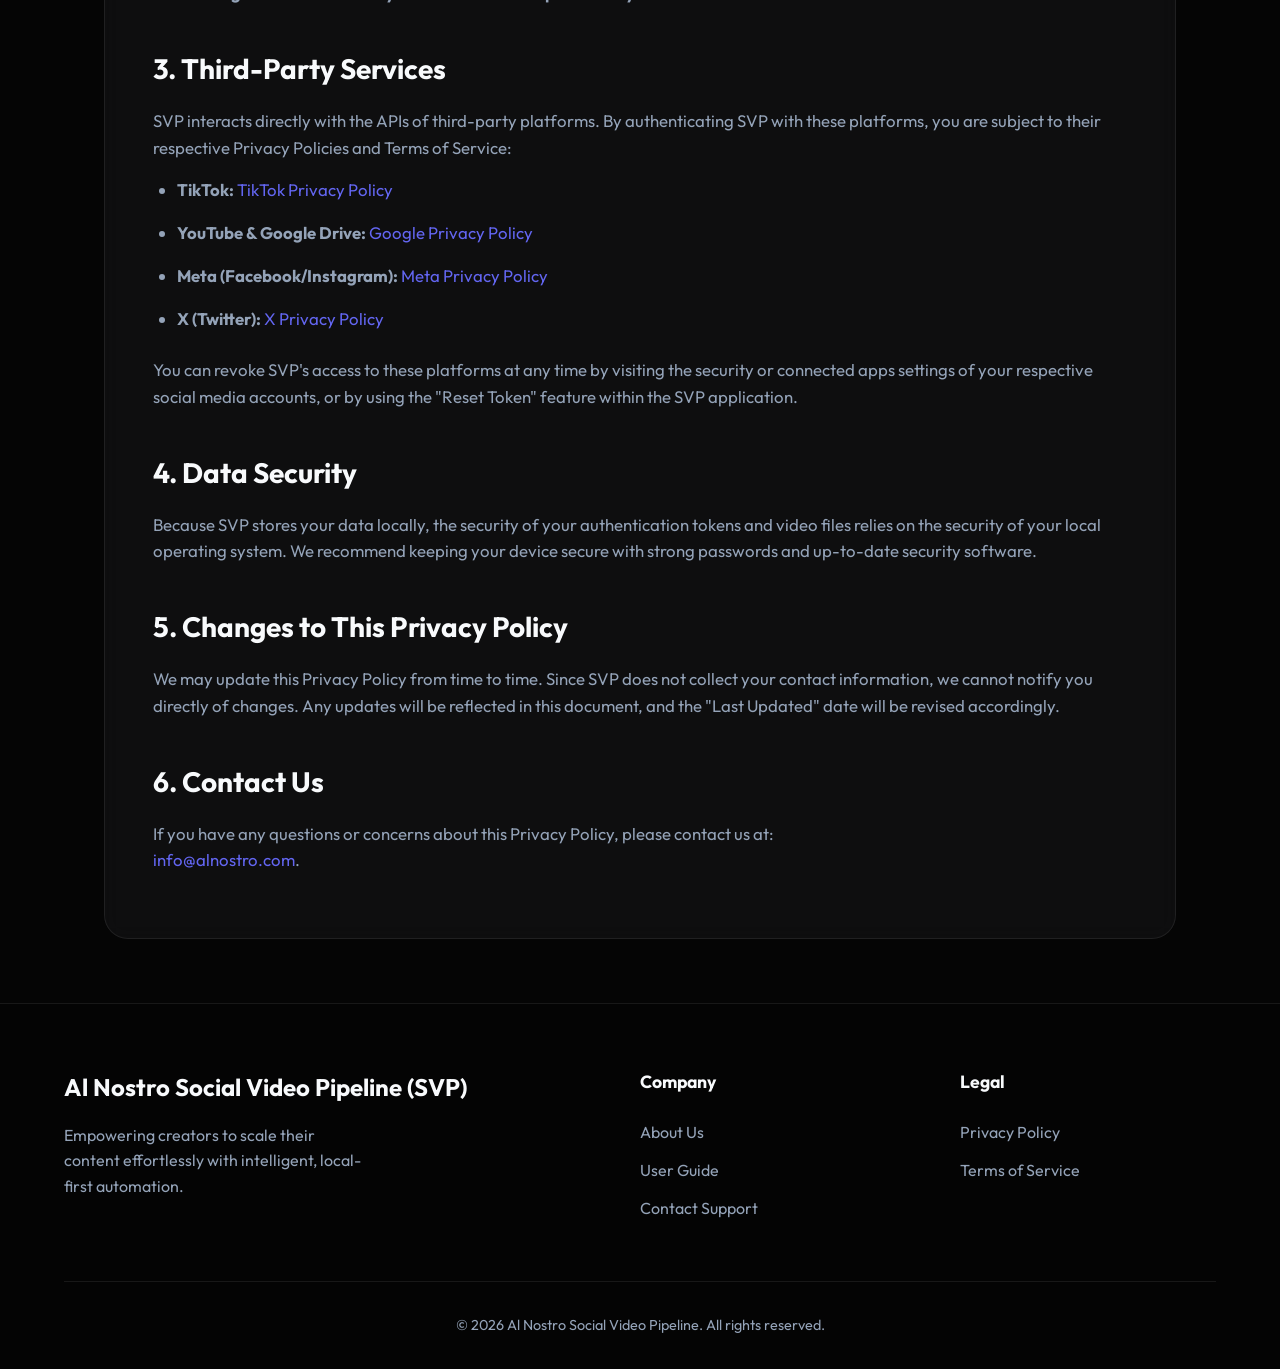
<file: privacy_policy.html>
<!DOCTYPE html>
<html lang="en">
<head>
    <meta charset="UTF-8">
    <meta name="viewport" content="width=device-width, initial-scale=1.0">
    <title>Privacy Policy - Al Nostro Social Video Pipeline (SVP)</title>
    <link rel="stylesheet" href="styles.css">
    <link rel="icon" type="image/x-icon" href="SVP.ico">
</head>
<body>
    <nav class="navbar">
        <a href="index.html" class="nav-brand">Al Nostro Social Video Pipeline (SVP)</a>
        <div class="nav-links">
            <a href="index.html">Home</a>
            <a href="user_guide.html">User Guide</a>
            <a href="about.html">About</a>
            <a href="download.html">Download</a>
            <a href="contact.html">Contact</a>
        </div>
        <a href="subscribe.html" class="nav-cta">Get Started</a>
    </nav>

    <main>
        <div class="bg-glow"></div>
        <div class="container">
            <div class="page-header animate-up">
                <img src="Al%20Nostro%20Logo%20Design.png" alt="Al Nostro Logo" style="display: block; margin: 0 auto 1.5rem auto; max-width: 200px; height: auto;">
                <h1 class="page-title">Privacy <span>Policy</span></h1>
                <p class="page-subtitle">Last Updated: July 7th, 2026</p>
            </div>
            
            <div class="doc-content animate-up delay-1">
                <p>This Privacy Policy describes how information is collected, used, and handled by the Al Nostro Social Video Pipeline ("SVP", "we", "us", or "our") application. SVP is a desktop application designed to automate video processing, cropping, and publishing to social media platforms.</p>

                <h2>1. Information We Collect</h2>
                <p>SVP is a local desktop application. <strong>We do not operate a central server, and we do not collect, transmit, or store your personal data or video content on our servers.</strong></p>
                <p>When you use SVP, the application processes data locally on your device. To function, SVP requires access to certain third-party services:</p>
                <ul>
                    <li><strong>OAuth Tokens and Credentials:</strong> To upload videos on your behalf, SVP requests authorization to your social media accounts (including TikTok, YouTube, Instagram, Facebook, and X). To perform automated data backups, SVP also requests authorization to cloud storage platforms (Google Drive). The authentication tokens generated by these platforms are stored securely and <strong>strictly locally</strong> on your device.</li>
                    <li><strong>Video Content:</strong> Your video files, images, and metadata (titles, descriptions, tags) are processed locally on your machine and uploaded directly from your machine to the respective social media platforms via their official APIs.</li>
                    <li><strong>Application Backups:</strong> If you enable Cloud Backups, your local SQLite database and encrypted application settings are uploaded to a dedicated app folder in your connected Google Drive account to prevent data loss.</li>
                </ul>

                <h2>2. How Your Information is Used</h2>
                <p>The data processed by SVP is used exclusively for the core functionality of the application:</p>
                <ul>
                    <li>To authenticate you with third-party social media platforms (e.g., TikTok).</li>
                    <li>To upload, schedule, and publish video content to your connected social media accounts, according to your explicit instructions within the application.</li>
                    <li>To process video files locally (e.g., generating portrait cuts, transcribing audio, creating thumbnails).</li>
                    <li>To securely back up your application settings and database to your personal Google Drive account.</li>
                </ul>
                <p><strong>We do not have access to your authentication tokens, video content, or usage data. Your data never leaves your device except when being transmitted directly to the social media platforms you have chosen to connect.</strong></p>

                <h2>3. Third-Party Services</h2>
                <p>SVP interacts directly with the APIs of third-party platforms. By authenticating SVP with these platforms, you are subject to their respective Privacy Policies and Terms of Service:</p>
                <ul>
                    <li><strong>TikTok:</strong> <a href="https://www.tiktok.com/legal/privacy-policy">TikTok Privacy Policy</a></li>
                    <li><strong>YouTube & Google Drive:</strong> <a href="https://policies.google.com/privacy">Google Privacy Policy</a></li>
                    <li><strong>Meta (Facebook/Instagram):</strong> <a href="https://www.facebook.com/privacy/policy/">Meta Privacy Policy</a></li>
                    <li><strong>X (Twitter):</strong> <a href="https://twitter.com/en/privacy">X Privacy Policy</a></li>
                                    </ul>
                <p>You can revoke SVP's access to these platforms at any time by visiting the security or connected apps settings of your respective social media accounts, or by using the "Reset Token" feature within the SVP application.</p>

                <h2>4. Data Security</h2>
                <p>Because SVP stores your data locally, the security of your authentication tokens and video files relies on the security of your local operating system. We recommend keeping your device secure with strong passwords and up-to-date security software.</p>

                <h2>5. Changes to This Privacy Policy</h2>
                <p>We may update this Privacy Policy from time to time. Since SVP does not collect your contact information, we cannot notify you directly of changes. Any updates will be reflected in this document, and the "Last Updated" date will be revised accordingly.</p>

                <h2>6. Contact Us</h2>
                <p>If you have any questions or concerns about this Privacy Policy, please contact us at:<br>
                <a href="mailto:info@alnostro.com">info@alnostro.com</a>.</p>
            </div>
        </div>
    </main>

    <footer>
        <div class="footer-content">
            <div class="footer-brand">
                <h3>Al Nostro Social Video Pipeline (SVP)</h3>
                <p>Empowering creators to scale their content effortlessly with intelligent, local-first automation.</p>
            </div>
            <div class="footer-col">
                <h4>Company</h4>
                <ul>
                    <li><a href="about.html">About Us</a></li>
                    <li><a href="user_guide.html">User Guide</a></li>
                    <li><a href="contact.html">Contact Support</a></li>
                </ul>
            </div>
            <div class="footer-col">
                <h4>Legal</h4>
                <ul>
                    <li><a href="privacy_policy.html">Privacy Policy</a></li>
                    <li><a href="terms_of_service.html">Terms of Service</a></li>
                </ul>
            </div>
        </div>
        <div class="footer-bottom">
            &copy; 2026 Al Nostro Social Video Pipeline. All rights reserved.
        </div>
    </footer>
</body>
</html>
</file>
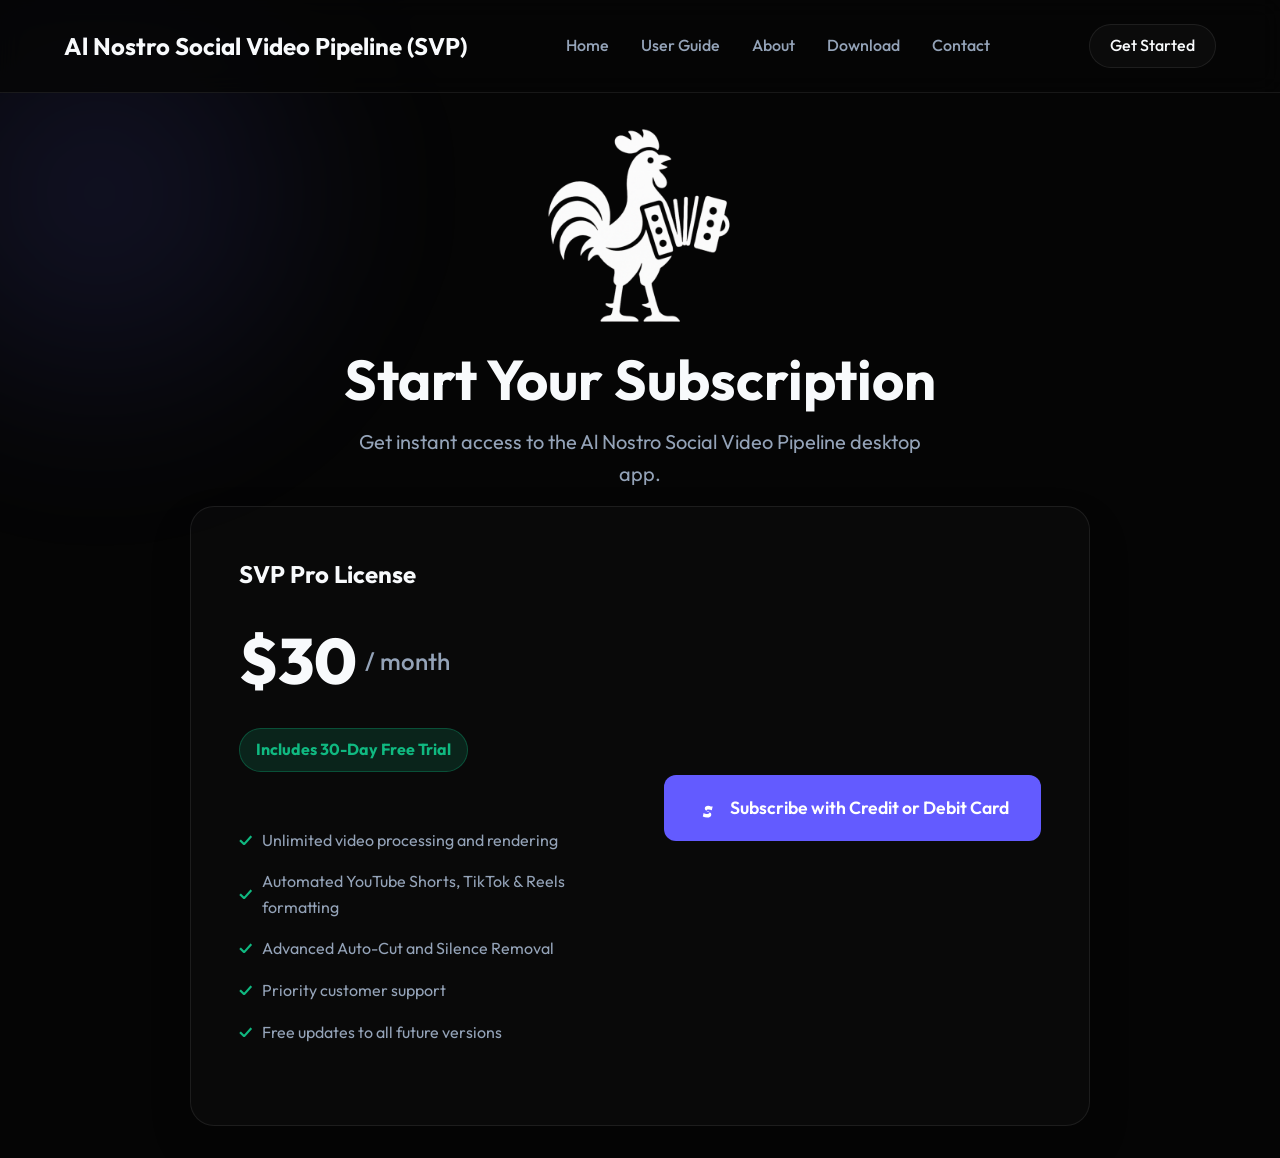
<file: subscribe.html>
<!DOCTYPE html>
<html lang="en">
<head>
    <meta charset="UTF-8">
    <meta name="viewport" content="width=device-width, initial-scale=1.0">
    <title>Subscribe - Al Nostro Social Video Pipeline (SVP)</title>
    <link rel="stylesheet" href="styles.css">
    <style>
        .pricing-container {
            max-width: 900px;
            margin: 0 auto 2rem auto;
            background: rgba(255, 255, 255, 0.02);
            padding: 3rem;
            border-radius: 24px;
            border: 1px solid var(--border-glass);
            display: grid;
            grid-template-columns: 1fr 1fr;
            gap: 3rem;
            align-items: center;
            text-align: left;
            box-shadow: 0 20px 40px rgba(0, 0, 0, 0.2);
        }
        @media (max-width: 768px) {
            .pricing-container {
                grid-template-columns: 1fr;
            }
        }
        .page-header {
            padding: 2rem 0 1rem;
        }
        .price {
            font-size: 4rem;
            font-weight: 800;
            color: var(--text-primary);
            margin: 1rem 0;
            display: flex;
            align-items: center;
            gap: 0.5rem;
        }
        .price span {
            font-size: 1.5rem;
            color: var(--text-secondary);
            font-weight: 500;
        }
        .trial-badge {
            display: inline-block;
            background: rgba(16, 185, 129, 0.15);
            color: #10B981;
            padding: 0.5rem 1rem;
            border-radius: 9999px;
            font-size: 1rem;
            font-weight: 700;
            margin-bottom: 1.5rem;
            border: 1px solid rgba(16, 185, 129, 0.3);
        }
        .features-list {
            list-style: none;
            padding: 0;
            margin: 2rem 0;
            text-align: left;
        }
        .features-list li {
            margin-bottom: 1rem;
            display: flex;
            align-items: center;
            gap: 10px;
            color: var(--text-secondary);
        }
        .features-list li::before {
            content: "✓";
            color: #10B981;
            font-weight: bold;
        }
        .payment-buttons {
            display: flex;
            flex-direction: column;
            gap: 1rem;
            margin-top: 0;
        }
        .btn-stripe {
            background: #635BFF;
            color: white;
            padding: 1.2rem;
            border-radius: 12px;
            text-decoration: none;
            font-weight: 600;
            font-size: 1.1rem;
            display: flex;
            align-items: center;
            justify-content: center;
            gap: 10px;
            transition: transform 0.2s, box-shadow 0.2s;
        }
        .btn-stripe:hover {
            transform: translateY(-2px);
            box-shadow: 0 10px 20px rgba(99, 91, 255, 0.3);
        }
        .btn-paypal {
            background: #FFC439;
            color: #003087;
            padding: 1.2rem;
            border-radius: 12px;
            text-decoration: none;
            font-weight: 700;
            font-size: 1.1rem;
            display: flex;
            align-items: center;
            justify-content: center;
            gap: 10px;
            transition: transform 0.2s, box-shadow 0.2s;
        }
        .btn-paypal:hover {
            transform: translateY(-2px);
            box-shadow: 0 10px 20px rgba(255, 196, 57, 0.2);
        }
    </style>
    <link rel="icon" type="image/x-icon" href="SVP.ico">
</head>
<body>
    <nav class="navbar">
        <a href="index.html" class="nav-brand">Al Nostro Social Video Pipeline (SVP)</a>
        <div class="nav-links">
            <a href="index.html">Home</a>
            <a href="user_guide.html">User Guide</a>
            <a href="about.html">About</a>
            <a href="download.html">Download</a>
            <a href="contact.html">Contact</a>
        </div>
        <a href="subscribe.html" class="nav-cta active">Get Started</a>
    </nav>

    <main>
        <div class="bg-glow"></div>
        <div class="container">
            <div class="page-header animate-up">
                <img src="Al%20Nostro%20Logo%20Design.png" alt="Al Nostro Logo" style="display: block; margin: 0 auto 1.5rem auto; max-width: 200px; height: auto;">
                <h1 class="page-title">Start Your <span>Subscription</span></h1>
                <p class="page-subtitle">Get instant access to the Al Nostro Social Video Pipeline desktop app.</p>
            </div>
            
            <div class="pricing-container animate-up delay-1">
                <div class="pricing-details">
                    <h2>SVP Pro License</h2>
                    <div class="price">$30<span>/ month</span></div>
                    <div class="trial-badge">Includes 30-Day Free Trial</div>
                    
                    <ul class="features-list">
                        <li>Unlimited video processing and rendering</li>
                        <li>Automated YouTube Shorts, TikTok & Reels formatting</li>
                        <li>Advanced Auto-Cut and Silence Removal</li>
                        <li>Priority customer support</li>
                        <li>Free updates to all future versions</li>
                    </ul>
                </div>

                <div class="payment-buttons">
                    <a href="https://buy.stripe.com/4gM5kC80rfTu1EhejJd3i00" class="btn-stripe" target="_blank">
                        <svg width="24" height="24" viewBox="0 0 24 24" fill="currentColor"><path d="M14.7 10.4c-.5-.3-1.4-.6-2.6-.6-1.8 0-3.3.9-3.3 2.6 0 1.6 1.4 2.2 2.9 2.7 1.2.4 1.8.8 1.8 1.5 0 .8-.8 1.4-2.1 1.4-1.5 0-2.8-.5-3.8-1.1l-.8 3.7c1.3.6 2.8 1 4.5 1 2.3 0 4-1.2 4-2.9 0-1.8-1.5-2.3-3.1-2.9-1.2-.4-1.6-.7-1.6-1.3 0-.6.7-1.1 1.8-1.1 1.2 0 2.4.4 3.4.9l.9-3.9z"/></svg>
                        Subscribe with Credit or Debit Card
                    </a>

                    <!-- PayPal Smart Button -->
                    <div id="paypal-button-container-P-0H023695JF651083CNKJSNZQ"></div>
                    <script src="https://www.paypal.com/sdk/js?client-id=BAAUdvtFYfxxPK5LZ5H7HyVGcbBgcLIQzb6xQ98VGKNNM173m0j9_rK5wKzvPDkYnPoslNCqpnJTtX8ZWA&vault=true&intent=subscription&disable-funding=card" data-sdk-integration-source="button-factory"></script>
                    <script>
                      paypal.Buttons({
                          style: {
                              shape: 'rect',
                              color: 'gold',
                              layout: 'vertical',
                              label: 'subscribe'
                          },
                          createSubscription: function(data, actions) {
                            return actions.subscription.create({
                              /* Creates the subscription */
                              plan_id: 'P-0H023695JF651083CNKJSNZQ'
                            });
                          },
                          onApprove: function(data, actions) {
                            // The payment succeeded! Our WordPress webhook will handle the rest in the background.
                            alert('Thank you for subscribing! Check your email for your temporary password and download link.');
                          }
                      }).render('#paypal-button-container-P-0H023695JF651083CNKJSNZQ'); // Renders the PayPal button
                    </script>
                </div>
            </div>
        </div>
    </main>
</body>
</html>
</file>
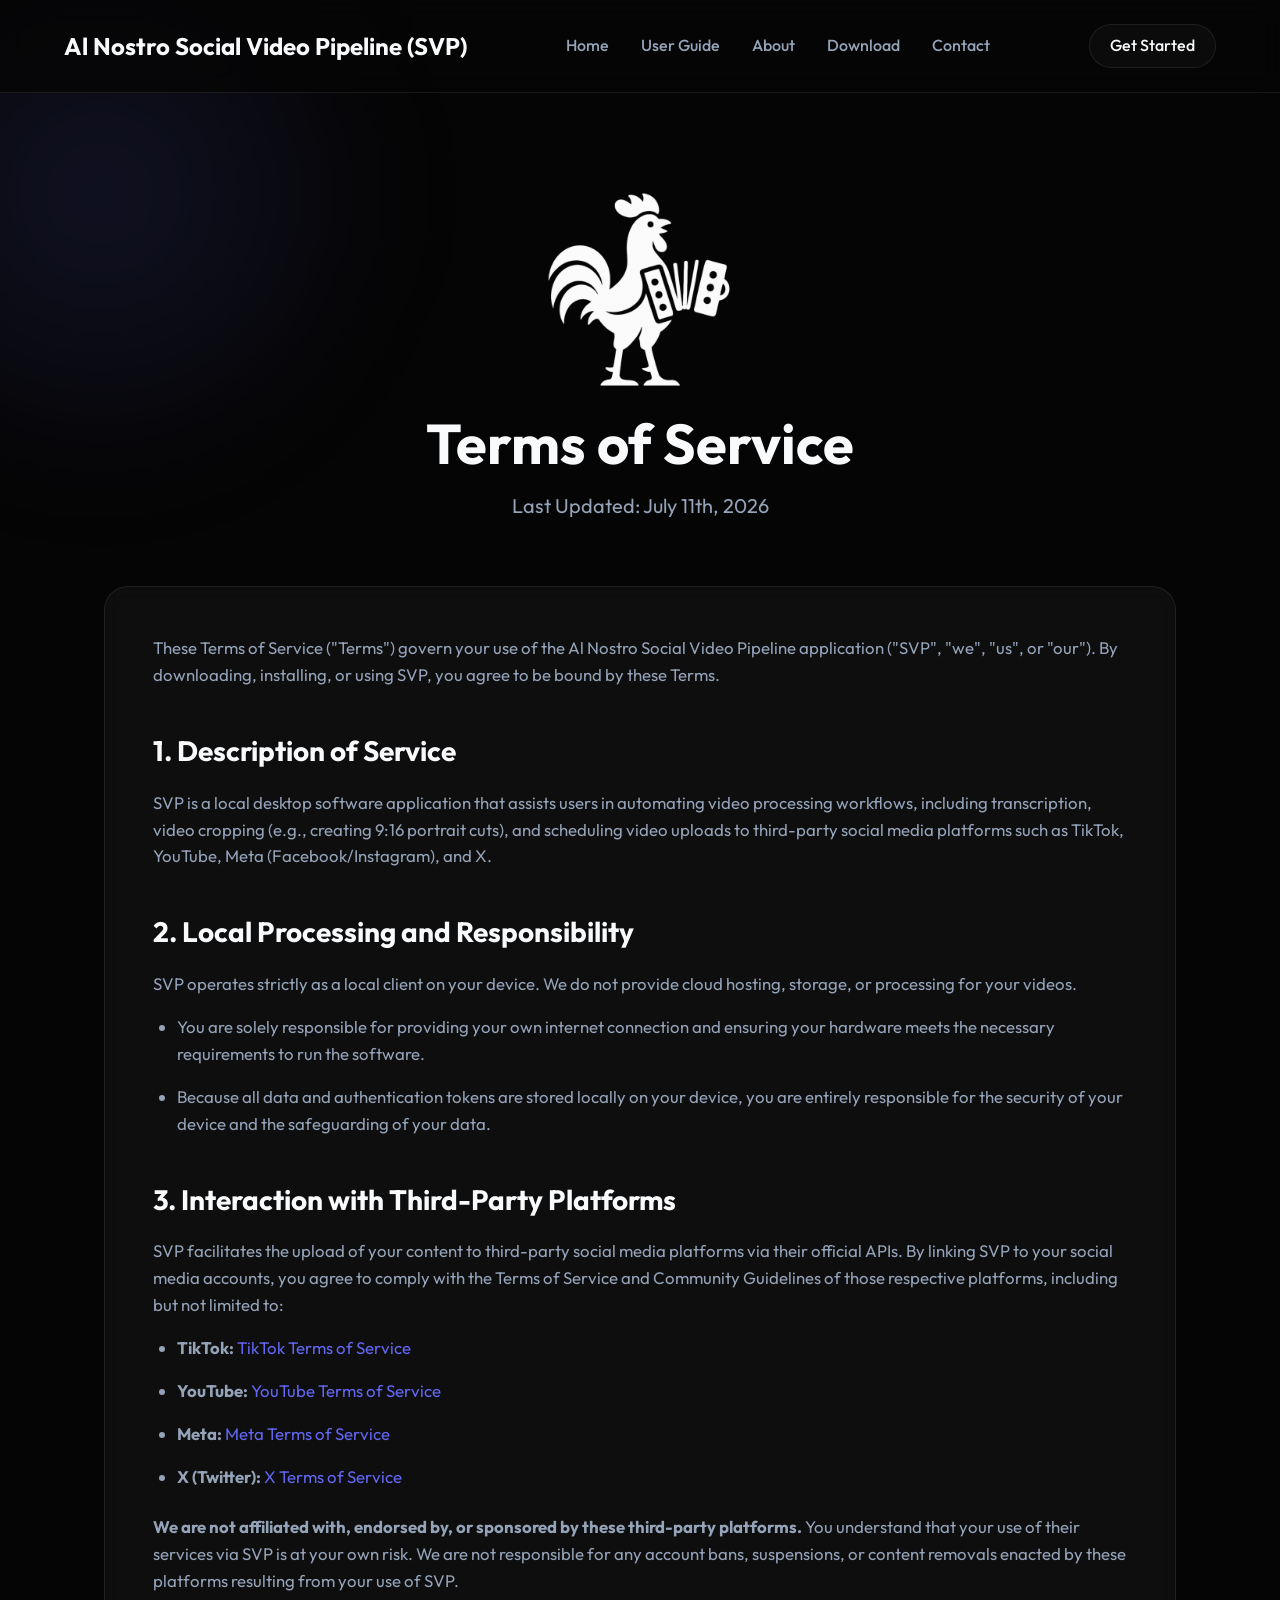
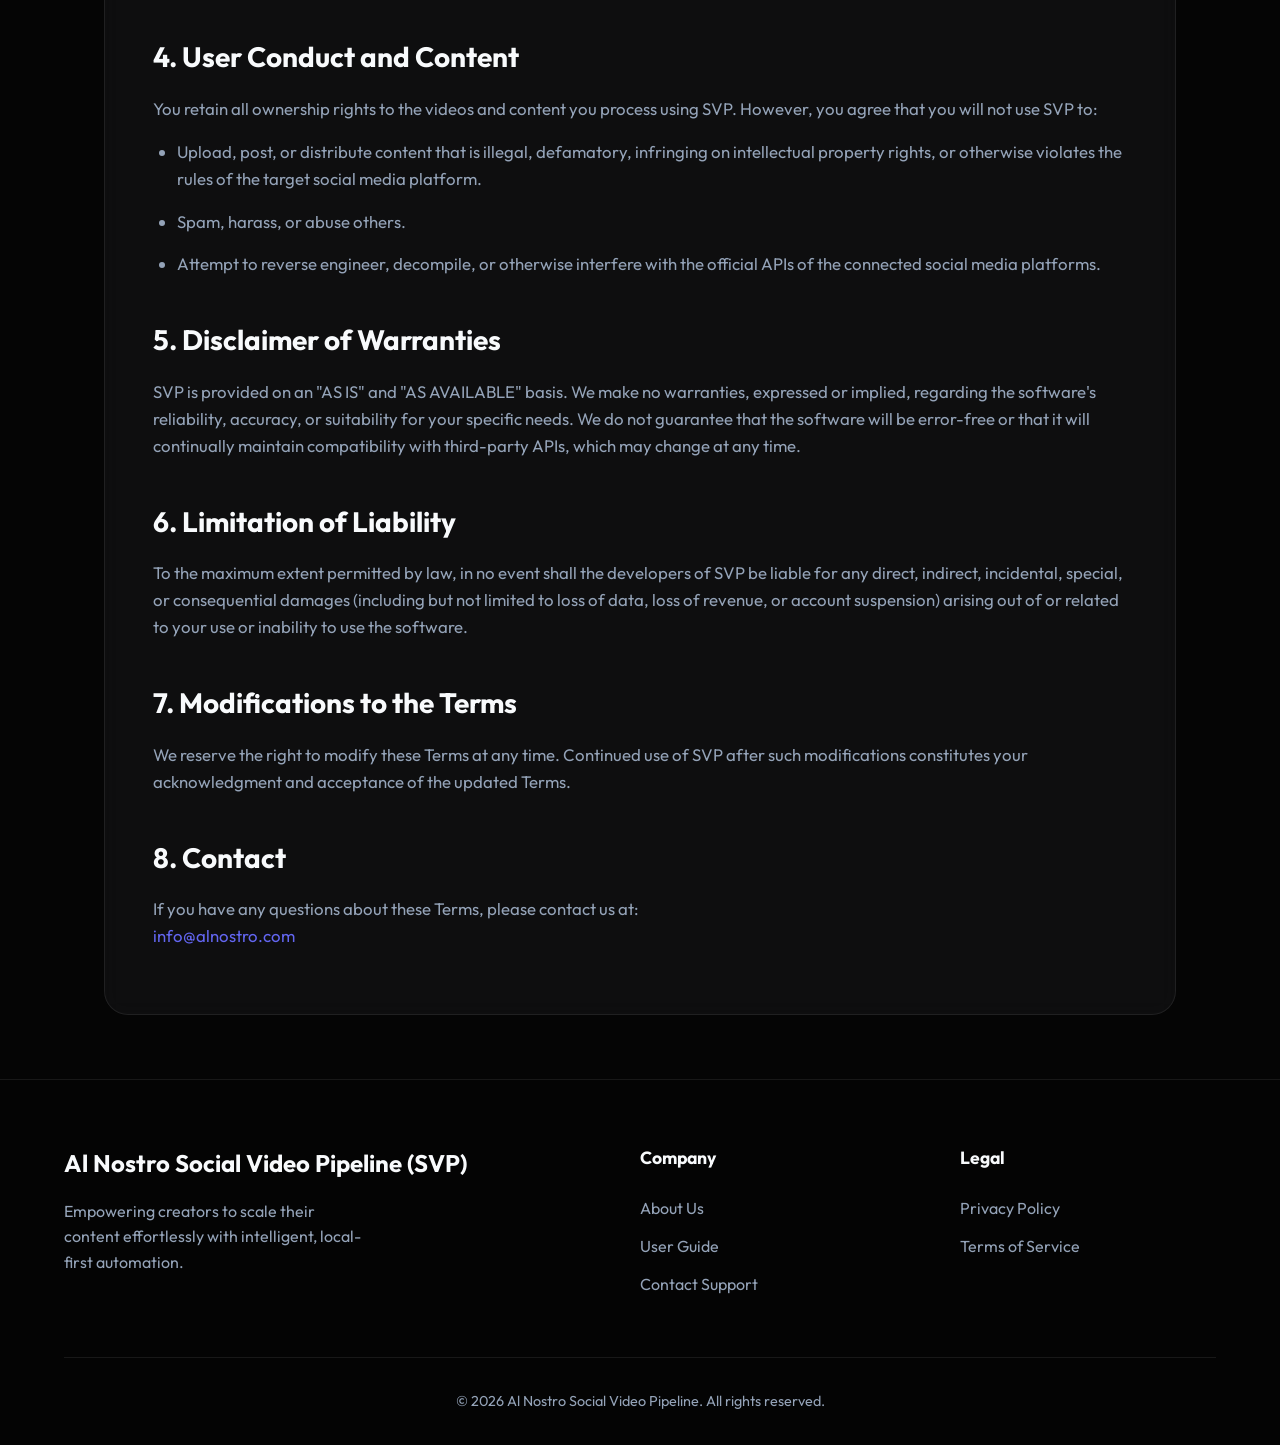
<file: terms_of_service.html>
<!DOCTYPE html>
<html lang="en">
<head>
    <meta charset="UTF-8">
    <meta name="viewport" content="width=device-width, initial-scale=1.0">
    <title>Terms of Service - Al Nostro Social Video Pipeline (SVP)</title>
    <link rel="stylesheet" href="styles.css">
    <link rel="icon" type="image/x-icon" href="SVP.ico">
</head>
<body>
    <nav class="navbar">
        <a href="index.html" class="nav-brand">Al Nostro Social Video Pipeline (SVP)</a>
        <div class="nav-links">
            <a href="index.html">Home</a>
            <a href="user_guide.html">User Guide</a>
            <a href="about.html">About</a>
            <a href="download.html">Download</a>
            <a href="contact.html">Contact</a>
        </div>
        <a href="subscribe.html" class="nav-cta">Get Started</a>
    </nav>

    <main>
        <div class="bg-glow"></div>
        <div class="container">
            <div class="page-header animate-up">
                <img src="Al%20Nostro%20Logo%20Design.png" alt="Al Nostro Logo" style="display: block; margin: 0 auto 1.5rem auto; max-width: 200px; height: auto;">
                <h1 class="page-title">Terms of <span>Service</span></h1>
                <p class="page-subtitle">Last Updated: July 11th, 2026</p>
            </div>
            
            <div class="doc-content animate-up delay-1">
                <p>These Terms of Service ("Terms") govern your use of the Al Nostro Social Video Pipeline application ("SVP", "we", "us", or "our"). By downloading, installing, or using SVP, you agree to be bound by these Terms.</p>

                <h2>1. Description of Service</h2>
                <p>SVP is a local desktop software application that assists users in automating video processing workflows, including transcription, video cropping (e.g., creating 9:16 portrait cuts), and scheduling video uploads to third-party social media platforms such as TikTok, YouTube, Meta (Facebook/Instagram), and X.</p>

                <h2>2. Local Processing and Responsibility</h2>
                <p>SVP operates strictly as a local client on your device. We do not provide cloud hosting, storage, or processing for your videos.</p>
                <ul>
                    <li>You are solely responsible for providing your own internet connection and ensuring your hardware meets the necessary requirements to run the software.</li>
                    <li>Because all data and authentication tokens are stored locally on your device, you are entirely responsible for the security of your device and the safeguarding of your data.</li>
                </ul>

                <h2>3. Interaction with Third-Party Platforms</h2>
                <p>SVP facilitates the upload of your content to third-party social media platforms via their official APIs. By linking SVP to your social media accounts, you agree to comply with the Terms of Service and Community Guidelines of those respective platforms, including but not limited to:</p>
                <ul>
                    <li><strong>TikTok:</strong> <a href="https://www.tiktok.com/legal/terms-of-service">TikTok Terms of Service</a></li>
                    <li><strong>YouTube:</strong> <a href="https://www.youtube.com/t/terms">YouTube Terms of Service</a></li>
                    <li><strong>Meta:</strong> <a href="https://www.facebook.com/legal/terms">Meta Terms of Service</a></li>
                    <li><strong>X (Twitter):</strong> <a href="https://twitter.com/en/tos">X Terms of Service</a></li>
                </ul>
                <p><strong>We are not affiliated with, endorsed by, or sponsored by these third-party platforms.</strong> You understand that your use of their services via SVP is at your own risk. We are not responsible for any account bans, suspensions, or content removals enacted by these platforms resulting from your use of SVP.</p>

                <h2>4. User Conduct and Content</h2>
                <p>You retain all ownership rights to the videos and content you process using SVP. However, you agree that you will not use SVP to:</p>
                <ul>
                    <li>Upload, post, or distribute content that is illegal, defamatory, infringing on intellectual property rights, or otherwise violates the rules of the target social media platform.</li>
                    <li>Spam, harass, or abuse others.</li>
                    <li>Attempt to reverse engineer, decompile, or otherwise interfere with the official APIs of the connected social media platforms.</li>
                </ul>

                <h2>5. Disclaimer of Warranties</h2>
                <p>SVP is provided on an "AS IS" and "AS AVAILABLE" basis. We make no warranties, expressed or implied, regarding the software's reliability, accuracy, or suitability for your specific needs. We do not guarantee that the software will be error-free or that it will continually maintain compatibility with third-party APIs, which may change at any time.</p>

                <h2>6. Limitation of Liability</h2>
                <p>To the maximum extent permitted by law, in no event shall the developers of SVP be liable for any direct, indirect, incidental, special, or consequential damages (including but not limited to loss of data, loss of revenue, or account suspension) arising out of or related to your use or inability to use the software.</p>

                <h2>7. Modifications to the Terms</h2>
                <p>We reserve the right to modify these Terms at any time. Continued use of SVP after such modifications constitutes your acknowledgment and acceptance of the updated Terms.</p>

                <h2>8. Contact</h2>
                <p>If you have any questions about these Terms, please contact us at:<br>
                <a href="mailto:info@alnostro.com">info@alnostro.com</a></p>
            </div>
        </div>
    </main>

    <footer>
        <div class="footer-content">
            <div class="footer-brand">
                <h3>Al Nostro Social Video Pipeline (SVP)</h3>
                <p>Empowering creators to scale their content effortlessly with intelligent, local-first automation.</p>
            </div>
            <div class="footer-col">
                <h4>Company</h4>
                <ul>
                    <li><a href="about.html">About Us</a></li>
                    <li><a href="user_guide.html">User Guide</a></li>
                    <li><a href="contact.html">Contact Support</a></li>
                </ul>
            </div>
            <div class="footer-col">
                <h4>Legal</h4>
                <ul>
                    <li><a href="privacy_policy.html">Privacy Policy</a></li>
                    <li><a href="terms_of_service.html">Terms of Service</a></li>
                </ul>
            </div>
        </div>
        <div class="footer-bottom">
            &copy; 2026 Al Nostro Social Video Pipeline. All rights reserved.
        </div>
    </footer>
</body>
</html>
</file>
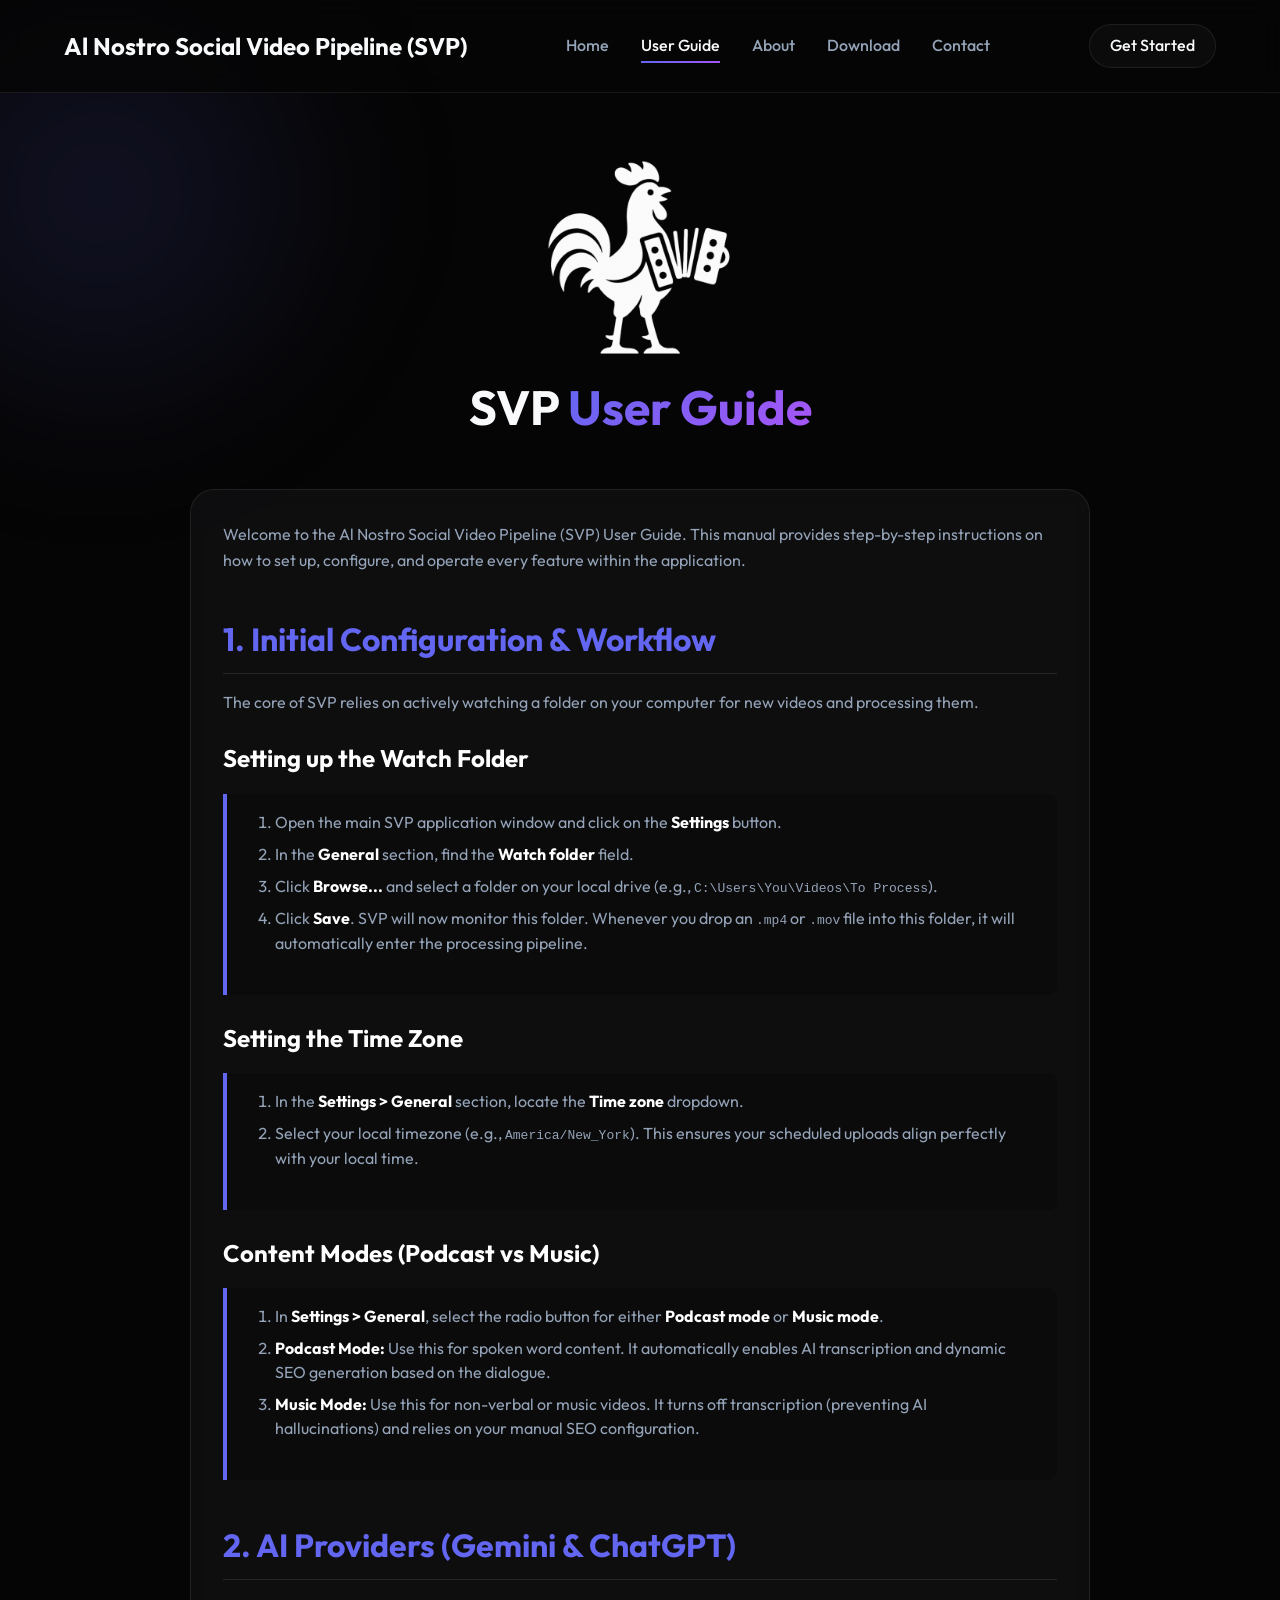
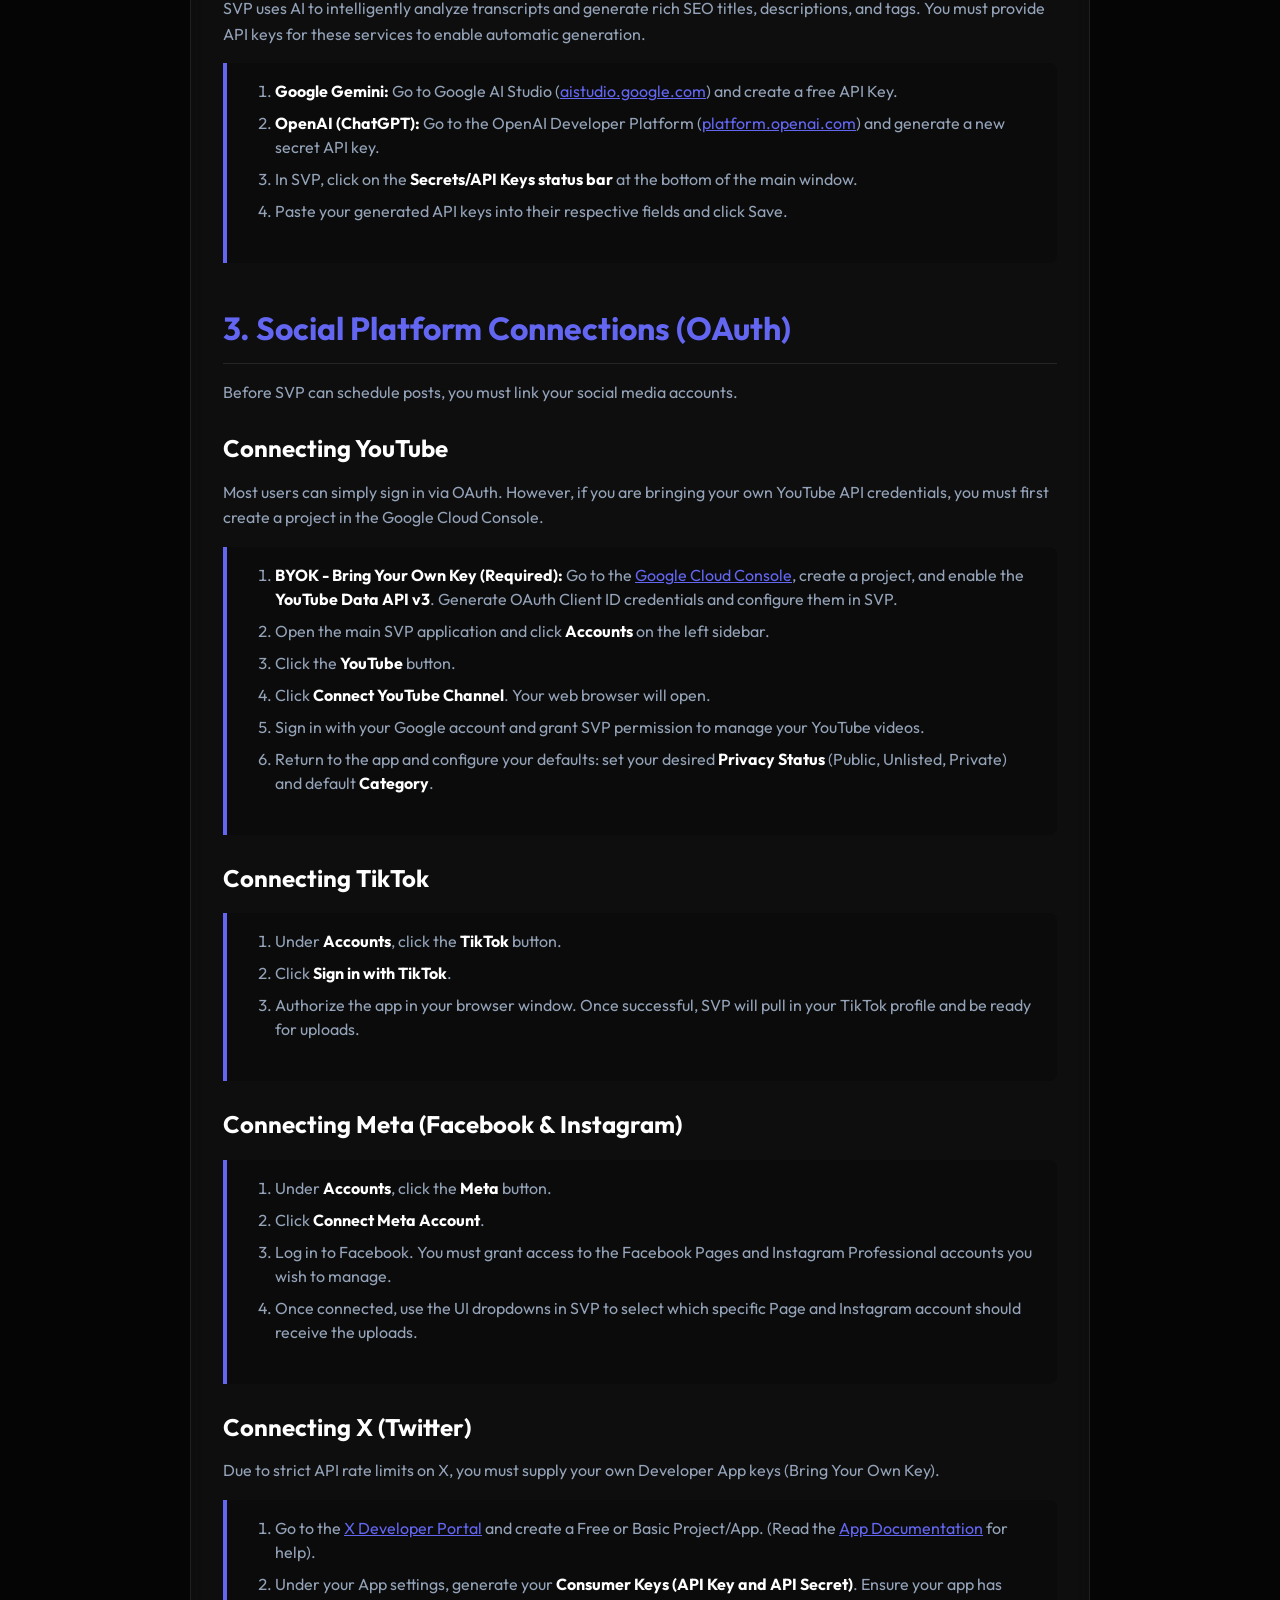
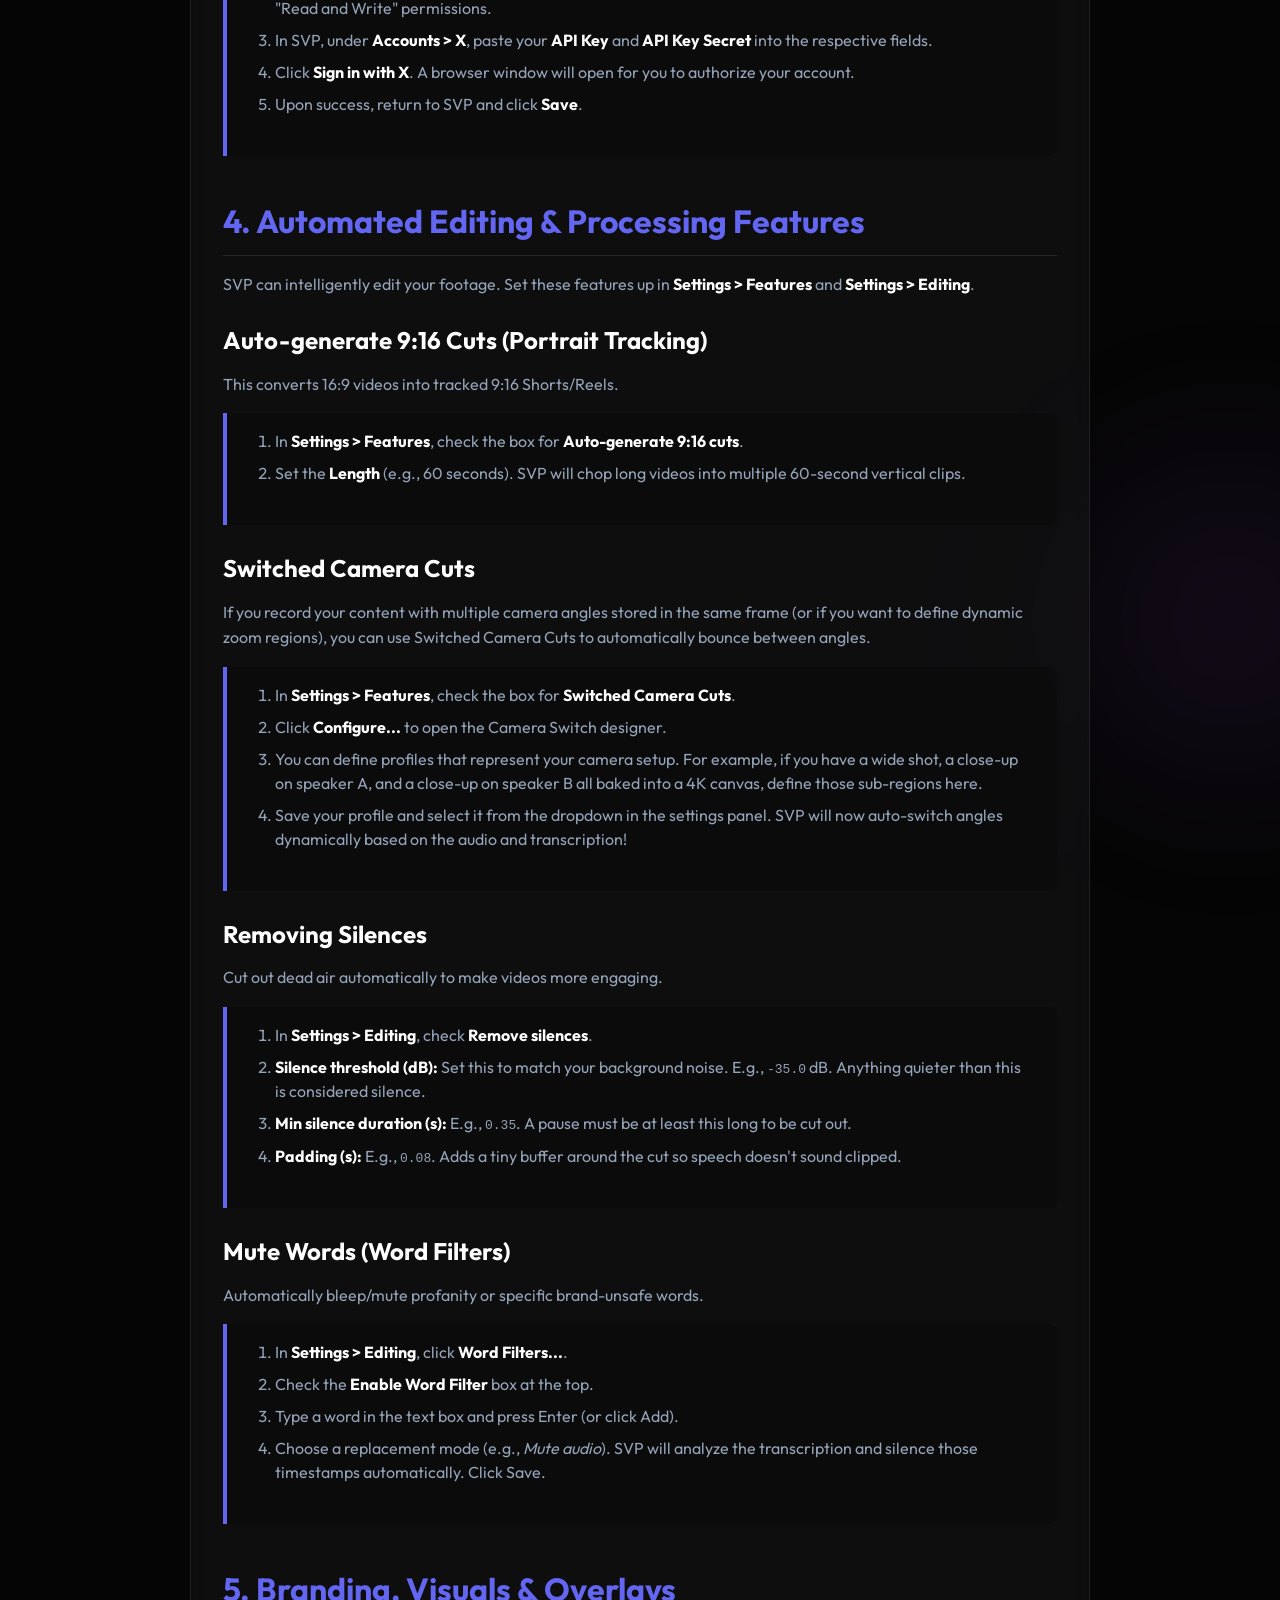
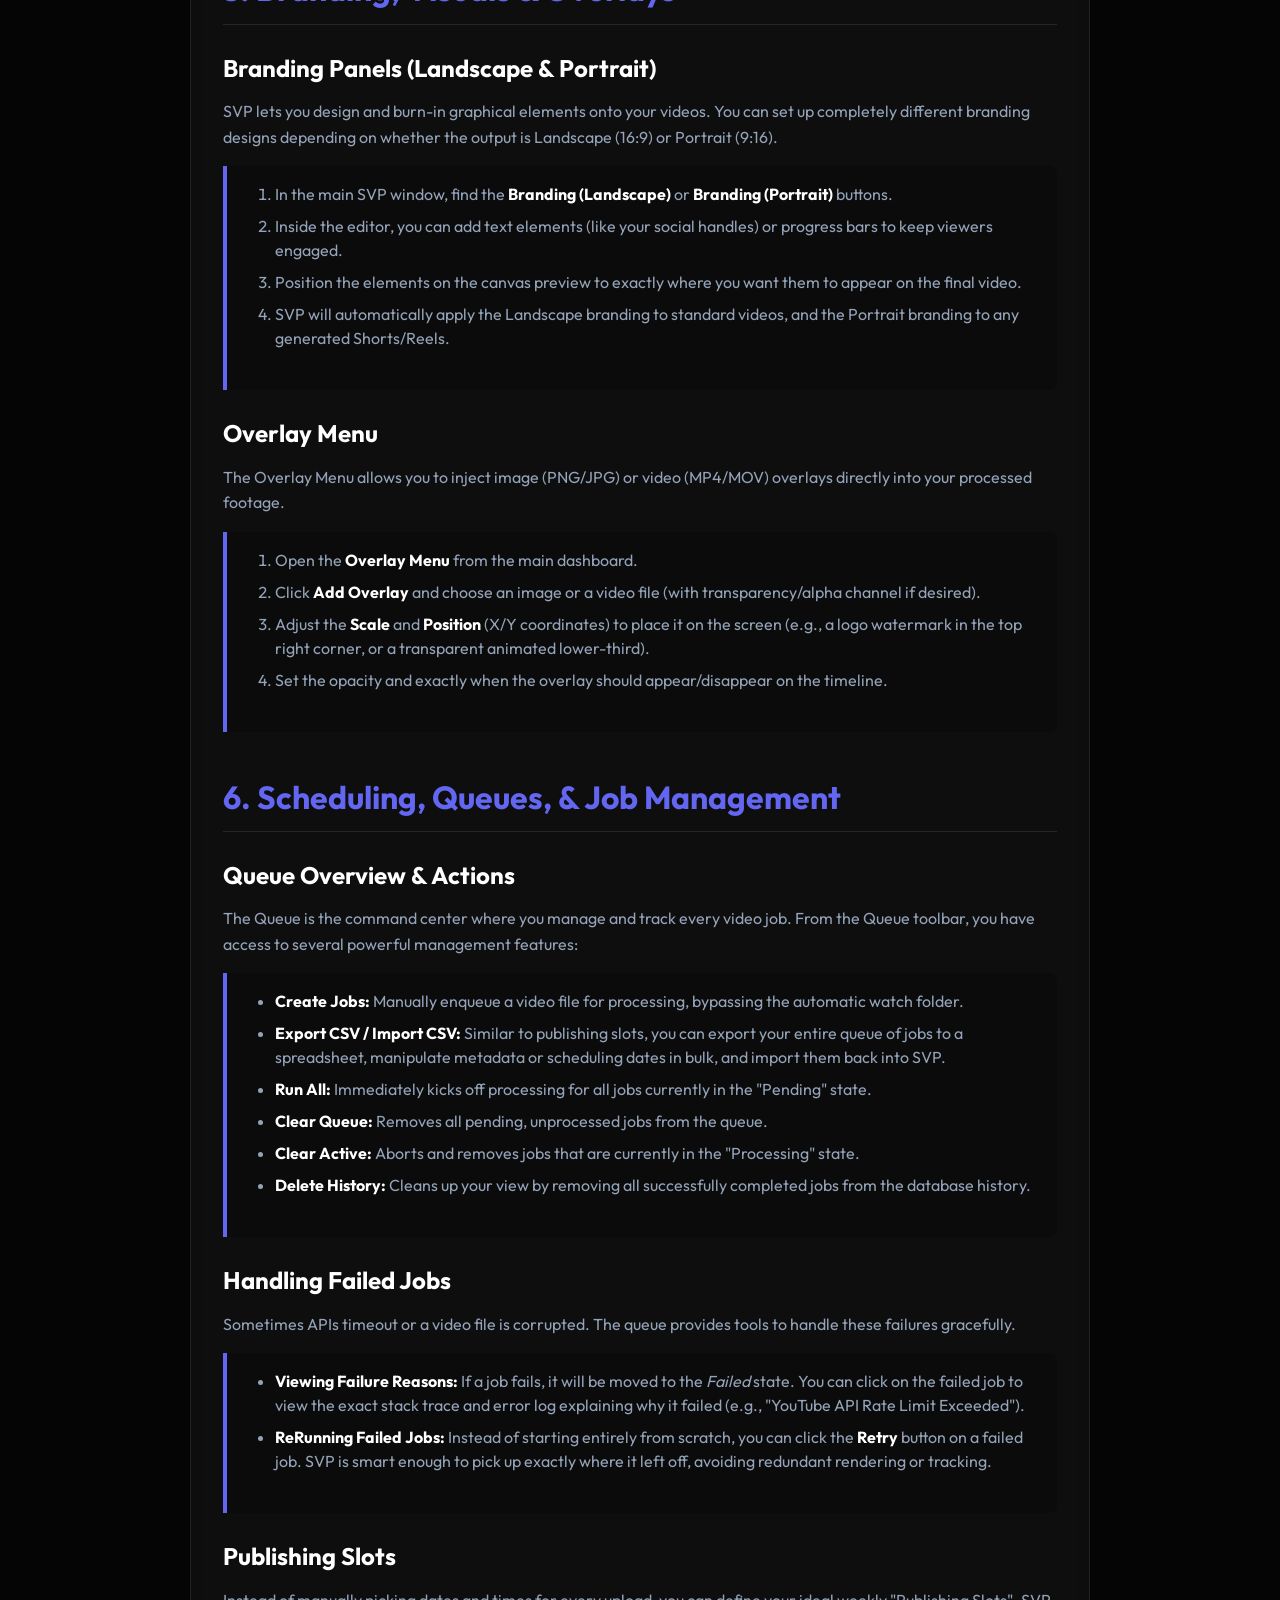
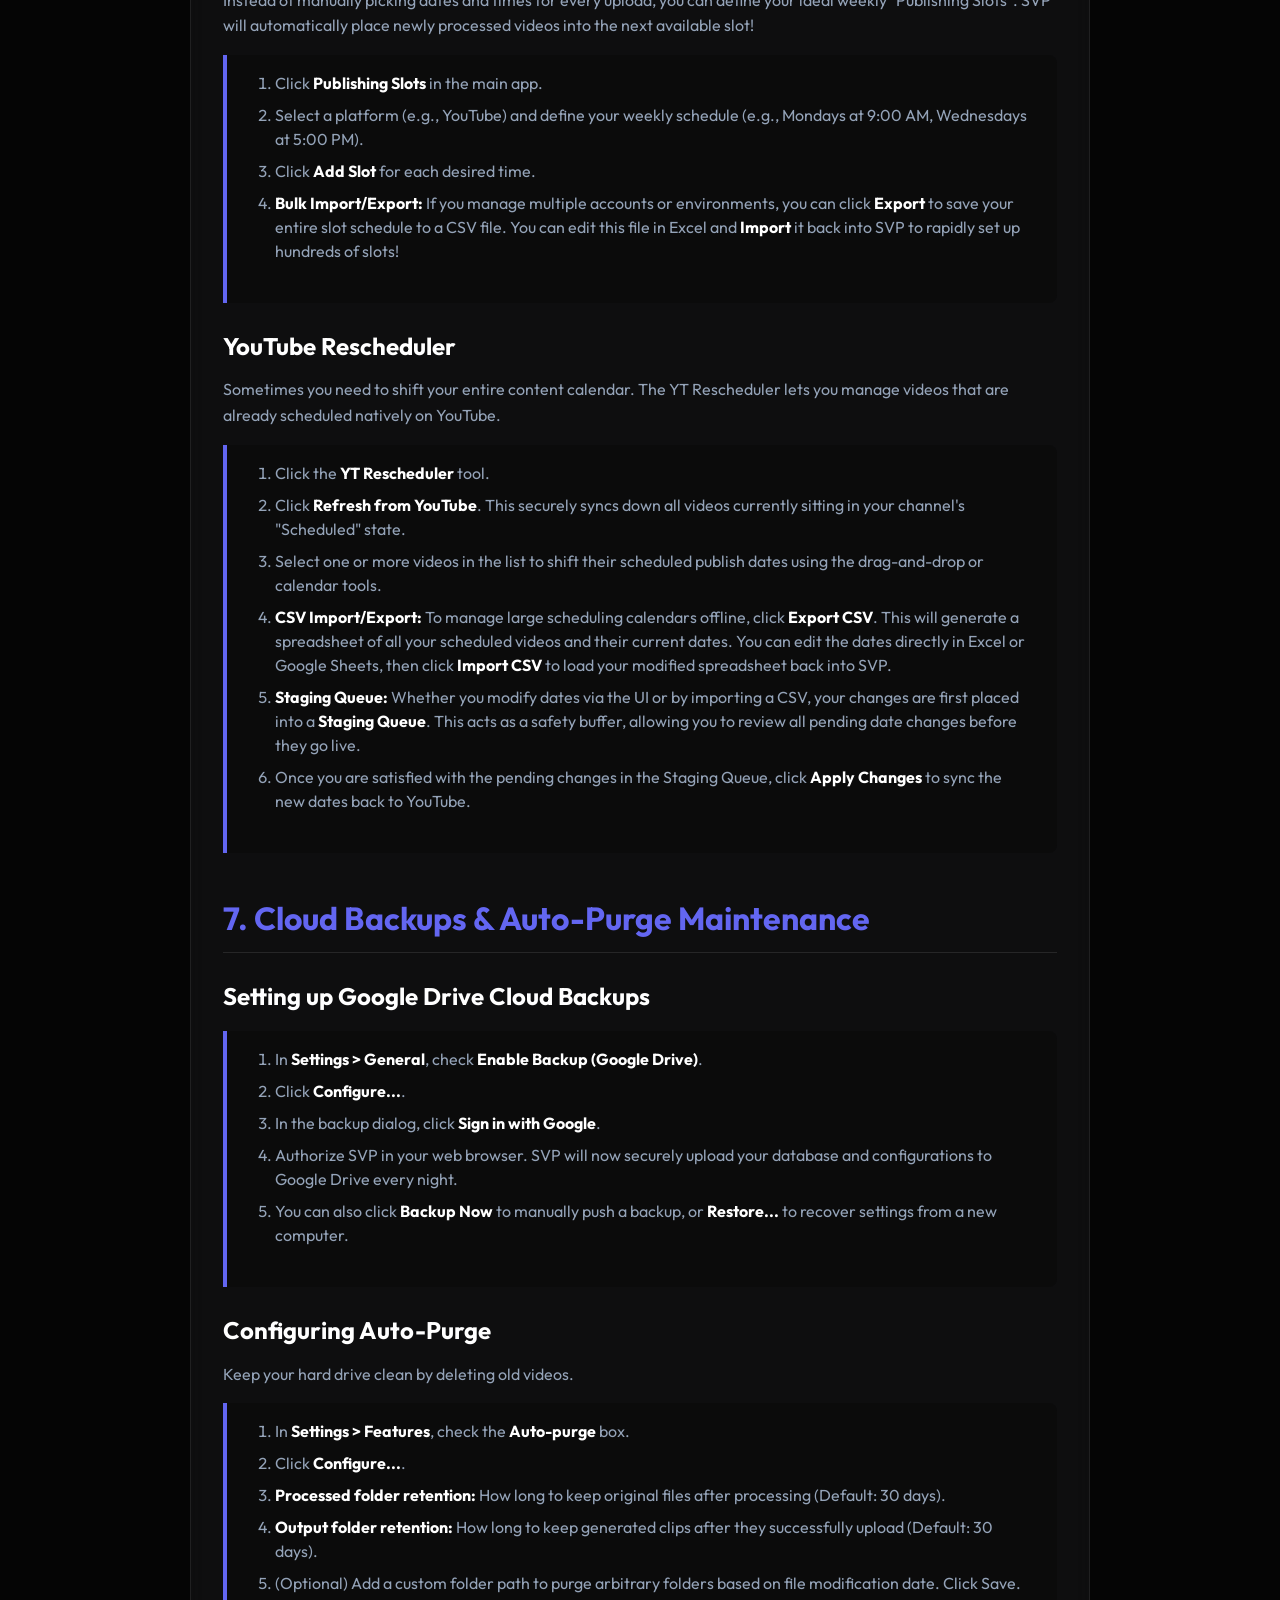
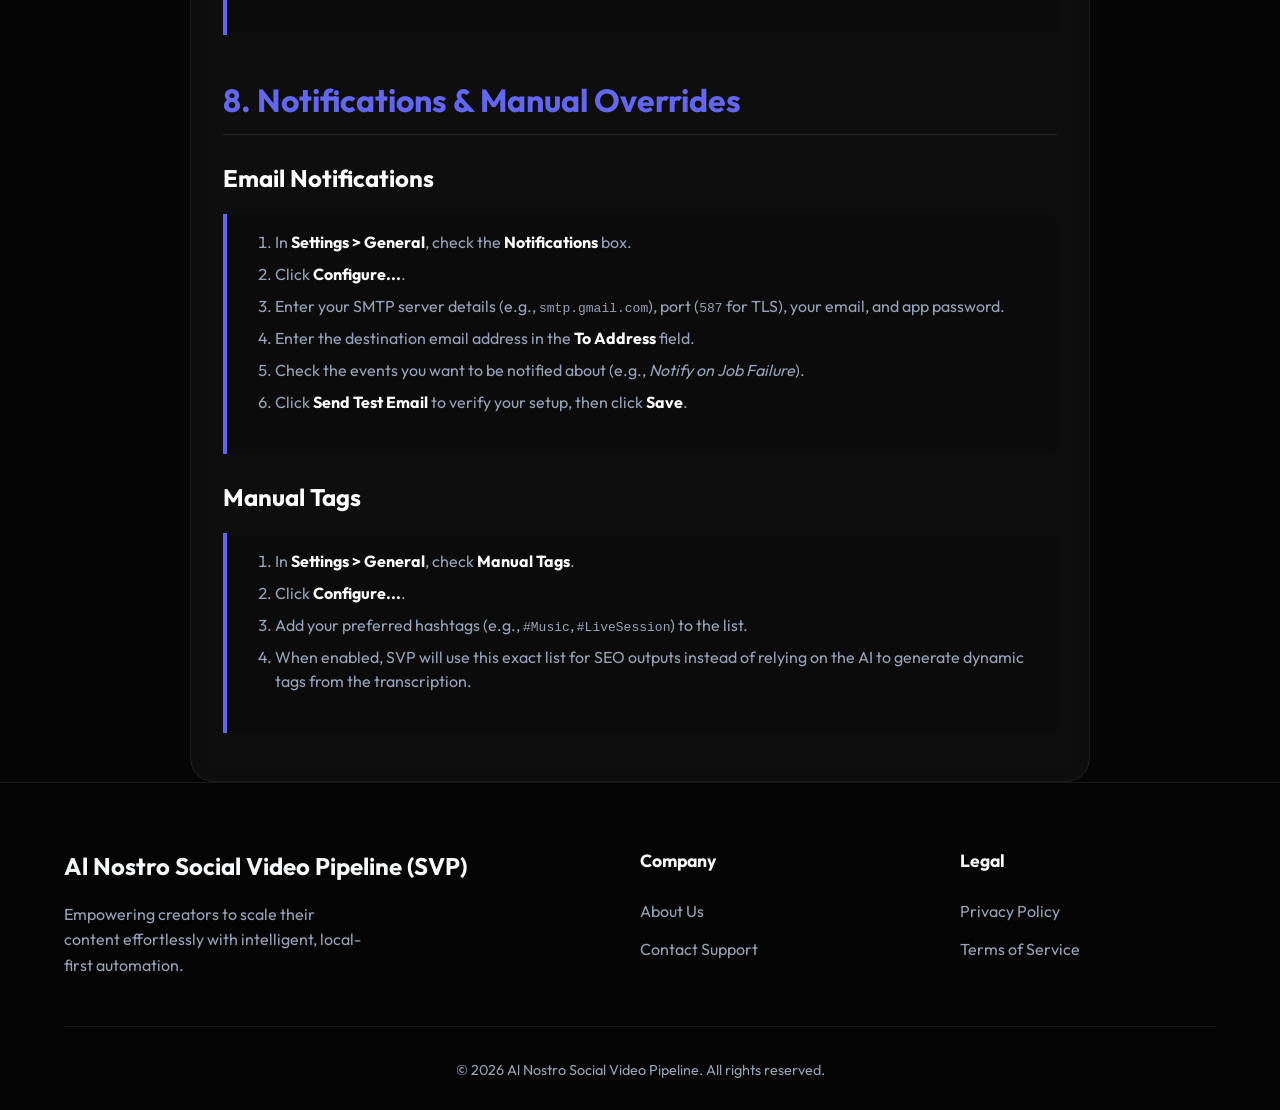
<file: user_guide.html>
<!DOCTYPE html>
<html lang="en">
<head>
    <meta charset="UTF-8">
    <meta name="viewport" content="width=device-width, initial-scale=1.0">
    <title>User Guide - Al Nostro Social Video Pipeline (SVP)</title>
    <meta name="description" content="Step-by-step guide on how to set up and use Al Nostro Social Video Pipeline (SVP).">
    <link rel="stylesheet" href="styles.css">
    <style>
        /* Shared Styles matching homepage */
        .hero {
            padding: 4rem 0 2rem;
            text-align: center;
            position: relative;
        }
        .hero-title {
            font-size: 3rem;
            font-weight: 700;
            margin-bottom: 1.5rem;
            line-height: 1.1;
        }
        .hero-title span {
            background: var(--accent-gradient);
            -webkit-background-clip: text;
            -webkit-text-fill-color: transparent;
        }
        
        .guide-container {
            max-width: 900px;
            margin: 0 auto;
            padding: 2rem;
            background: var(--bg-card);
            border: 1px solid var(--border-glass);
            border-radius: 24px;
            backdrop-filter: blur(10px);
            text-align: left;
        }
        
        .guide-container h2 {
            font-size: 2rem;
            margin-top: 2.5rem;
            margin-bottom: 1rem;
            color: var(--accent-primary);
            border-bottom: 1px solid rgba(255,255,255,0.1);
            padding-bottom: 0.5rem;
        }
        
        .guide-container h3 {
            font-size: 1.5rem;
            margin-top: 1.5rem;
            margin-bottom: 0.75rem;
            color: #fff;
        }
        
        .guide-container p {
            color: var(--text-secondary);
            margin-bottom: 1rem;
            line-height: 1.6;
        }
        
        .guide-container ul, .guide-container ol {
            margin-bottom: 1.5rem;
            padding-left: 1.5rem;
            color: var(--text-secondary);
        }
        
        .guide-container li {
            margin-bottom: 0.5rem;
            line-height: 1.5;
        }
        
        .guide-container strong {
            color: #fff;
        }

        .step-box {
            background: rgba(0, 0, 0, 0.2);
            border-left: 4px solid var(--accent-primary);
            padding: 1rem 1.5rem;
            margin: 1rem 0;
            border-radius: 0 8px 8px 0;
        }
    </style>
    <link rel="icon" type="image/x-icon" href="SVP.ico">
</head>
<body>

    <nav class="navbar">
        <a href="index.html" class="nav-brand">Al Nostro Social Video Pipeline (SVP)</a>
        <div class="nav-links">
            <a href="index.html">Home</a>
            <a href="user_guide.html" class="active">User Guide</a>
            <a href="about.html">About</a>
            <a href="download.html">Download</a>
            <a href="contact.html">Contact</a>
        </div>
        <a href="subscribe.html" class="nav-cta">Get Started</a>
    </nav>

    <main>
        <div class="bg-glow"></div>
        <div class="bg-glow-right"></div>
        
        <div class="container">
            <section class="hero animate-up">
                <img src="Al%20Nostro%20Logo%20Design.png" alt="Al Nostro Logo" style="display: block; margin: 0 auto 1.5rem auto; max-width: 200px; height: auto;">
                <h1 class="hero-title">SVP <span>User Guide</span></h1>
            </section>
            
            <div class="guide-container animate-up delay-1">
                <p>Welcome to the Al Nostro Social Video Pipeline (SVP) User Guide. This manual provides step-by-step instructions on how to set up, configure, and operate every feature within the application.</p>

                <h2>1. Initial Configuration & Workflow</h2>
                <p>The core of SVP relies on actively watching a folder on your computer for new videos and processing them.</p>
                
                <h3>Setting up the Watch Folder</h3>
                <div class="step-box">
                    <ol>
                        <li>Open the main SVP application window and click on the <strong>Settings</strong> button.</li>
                        <li>In the <strong>General</strong> section, find the <strong>Watch folder</strong> field.</li>
                        <li>Click <strong>Browse...</strong> and select a folder on your local drive (e.g., <code>C:\Users\You\Videos\To Process</code>).</li>
                        <li>Click <strong>Save</strong>. SVP will now monitor this folder. Whenever you drop an <code>.mp4</code> or <code>.mov</code> file into this folder, it will automatically enter the processing pipeline.</li>
                    </ol>
                </div>

                <h3>Setting the Time Zone</h3>
                <div class="step-box">
                    <ol>
                        <li>In the <strong>Settings &gt; General</strong> section, locate the <strong>Time zone</strong> dropdown.</li>
                        <li>Select your local timezone (e.g., <code>America/New_York</code>). This ensures your scheduled uploads align perfectly with your local time.</li>
                    </ol>
                </div>

                <h3>Content Modes (Podcast vs Music)</h3>
                <div class="step-box">
                    <ol>
                        <li>In <strong>Settings &gt; General</strong>, select the radio button for either <strong>Podcast mode</strong> or <strong>Music mode</strong>.</li>
                        <li><strong>Podcast Mode:</strong> Use this for spoken word content. It automatically enables AI transcription and dynamic SEO generation based on the dialogue.</li>
                        <li><strong>Music Mode:</strong> Use this for non-verbal or music videos. It turns off transcription (preventing AI hallucinations) and relies on your manual SEO configuration.</li>
                    </ol>
                </div>

                <h2>2. AI Providers (Gemini & ChatGPT)</h2>
                <p>SVP uses AI to intelligently analyze transcripts and generate rich SEO titles, descriptions, and tags. You must provide API keys for these services to enable automatic generation.</p>
                <div class="step-box">
                    <ol>
                        <li><strong>Google Gemini:</strong> Go to Google AI Studio (<a href="https://aistudio.google.com/app/apikey" target="_blank" style="color:var(--accent-primary)">aistudio.google.com</a>) and create a free API Key.</li>
                        <li><strong>OpenAI (ChatGPT):</strong> Go to the OpenAI Developer Platform (<a href="https://platform.openai.com/api-keys" target="_blank" style="color:var(--accent-primary)">platform.openai.com</a>) and generate a new secret API key.</li>
                        <li>In SVP, click on the <strong>Secrets/API Keys status bar</strong> at the bottom of the main window.</li>
                        <li>Paste your generated API keys into their respective fields and click Save.</li>
                    </ol>
                </div>

                <h2>3. Social Platform Connections (OAuth)</h2>
                <p>Before SVP can schedule posts, you must link your social media accounts.</p>

                <h3>Connecting YouTube</h3>
                <p>Most users can simply sign in via OAuth. However, if you are bringing your own YouTube API credentials, you must first create a project in the Google Cloud Console.</p>
                <div class="step-box">
                    <ol>
                        <li><strong>BYOK - Bring Your Own Key (Required):</strong> Go to the <a href="https://console.cloud.google.com/" target="_blank" style="color:var(--accent-primary)">Google Cloud Console</a>, create a project, and enable the <strong>YouTube Data API v3</strong>. Generate OAuth Client ID credentials and configure them in SVP.</li>
                        <li>Open the main SVP application and click <strong>Accounts</strong> on the left sidebar.</li>
                        <li>Click the <strong>YouTube</strong> button.</li>
                        <li>Click <strong>Connect YouTube Channel</strong>. Your web browser will open.</li>
                        <li>Sign in with your Google account and grant SVP permission to manage your YouTube videos.</li>
                        <li>Return to the app and configure your defaults: set your desired <strong>Privacy Status</strong> (Public, Unlisted, Private) and default <strong>Category</strong>.</li>
                    </ol>
                </div>

                <h3>Connecting TikTok</h3>
                <div class="step-box">
                    <ol>
                        <li>Under <strong>Accounts</strong>, click the <strong>TikTok</strong> button.</li>
                        <li>Click <strong>Sign in with TikTok</strong>.</li>
                        <li>Authorize the app in your browser window. Once successful, SVP will pull in your TikTok profile and be ready for uploads.</li>
                    </ol>
                </div>

                <h3>Connecting Meta (Facebook & Instagram)</h3>
                <div class="step-box">
                    <ol>
                        <li>Under <strong>Accounts</strong>, click the <strong>Meta</strong> button.</li>
                        <li>Click <strong>Connect Meta Account</strong>.</li>
                        <li>Log in to Facebook. You must grant access to the Facebook Pages and Instagram Professional accounts you wish to manage.</li>
                        <li>Once connected, use the UI dropdowns in SVP to select which specific Page and Instagram account should receive the uploads.</li>
                    </ol>
                </div>

                <h3>Connecting X (Twitter)</h3>
                <p>Due to strict API rate limits on X, you must supply your own Developer App keys (Bring Your Own Key).</p>
                <div class="step-box">
                    <ol>
                        <li>Go to the <a href="https://developer.x.com/en/portal/dashboard" target="_blank" style="color:var(--accent-primary)">X Developer Portal</a> and create a Free or Basic Project/App. (Read the <a href="https://developer.x.com/en/docs/apps/overview" target="_blank" style="color:var(--accent-primary)">App Documentation</a> for help).</li>
                        <li>Under your App settings, generate your <strong>Consumer Keys (API Key and API Secret)</strong>. Ensure your app has "Read and Write" permissions.</li>
                        <li>In SVP, under <strong>Accounts &gt; X</strong>, paste your <strong>API Key</strong> and <strong>API Key Secret</strong> into the respective fields.</li>
                        <li>Click <strong>Sign in with X</strong>. A browser window will open for you to authorize your account.</li>
                        <li>Upon success, return to SVP and click <strong>Save</strong>.</li>
                    </ol>
                </div>

                <h2>4. Automated Editing & Processing Features</h2>
                <p>SVP can intelligently edit your footage. Set these features up in <strong>Settings &gt; Features</strong> and <strong>Settings &gt; Editing</strong>.</p>

                <h3>Auto-generate 9:16 Cuts (Portrait Tracking)</h3>
                <p>This converts 16:9 videos into tracked 9:16 Shorts/Reels.</p>
                <div class="step-box">
                    <ol>
                        <li>In <strong>Settings &gt; Features</strong>, check the box for <strong>Auto-generate 9:16 cuts</strong>.</li>
                        <li>Set the <strong>Length</strong> (e.g., 60 seconds). SVP will chop long videos into multiple 60-second vertical clips.</li>
                    </ol>
                </div>
                
                <h3>Switched Camera Cuts</h3>
                <p>If you record your content with multiple camera angles stored in the same frame (or if you want to define dynamic zoom regions), you can use Switched Camera Cuts to automatically bounce between angles.</p>
                <div class="step-box">
                    <ol>
                        <li>In <strong>Settings &gt; Features</strong>, check the box for <strong>Switched Camera Cuts</strong>.</li>
                        <li>Click <strong>Configure...</strong> to open the Camera Switch designer.</li>
                        <li>You can define profiles that represent your camera setup. For example, if you have a wide shot, a close-up on speaker A, and a close-up on speaker B all baked into a 4K canvas, define those sub-regions here.</li>
                        <li>Save your profile and select it from the dropdown in the settings panel. SVP will now auto-switch angles dynamically based on the audio and transcription!</li>
                    </ol>
                </div>

                <h3>Removing Silences</h3>
                <p>Cut out dead air automatically to make videos more engaging.</p>
                <div class="step-box">
                    <ol>
                        <li>In <strong>Settings &gt; Editing</strong>, check <strong>Remove silences</strong>.</li>
                        <li><strong>Silence threshold (dB):</strong> Set this to match your background noise. E.g., <code>-35.0</code> dB. Anything quieter than this is considered silence.</li>
                        <li><strong>Min silence duration (s):</strong> E.g., <code>0.35</code>. A pause must be at least this long to be cut out.</li>
                        <li><strong>Padding (s):</strong> E.g., <code>0.08</code>. Adds a tiny buffer around the cut so speech doesn't sound clipped.</li>
                    </ol>
                </div>

                <h3>Mute Words (Word Filters)</h3>
                <p>Automatically bleep/mute profanity or specific brand-unsafe words.</p>
                <div class="step-box">
                    <ol>
                        <li>In <strong>Settings &gt; Editing</strong>, click <strong>Word Filters...</strong>.</li>
                        <li>Check the <strong>Enable Word Filter</strong> box at the top.</li>
                        <li>Type a word in the text box and press Enter (or click Add).</li>
                        <li>Choose a replacement mode (e.g., <em>Mute audio</em>). SVP will analyze the transcription and silence those timestamps automatically. Click Save.</li>
                    </ol>
                </div>

                <h2>5. Branding, Visuals & Overlays</h2>
                
                <h3>Branding Panels (Landscape & Portrait)</h3>
                <p>SVP lets you design and burn-in graphical elements onto your videos. You can set up completely different branding designs depending on whether the output is Landscape (16:9) or Portrait (9:16).</p>
                <div class="step-box">
                    <ol>
                        <li>In the main SVP window, find the <strong>Branding (Landscape)</strong> or <strong>Branding (Portrait)</strong> buttons.</li>
                        <li>Inside the editor, you can add text elements (like your social handles) or progress bars to keep viewers engaged.</li>
                        <li>Position the elements on the canvas preview to exactly where you want them to appear on the final video.</li>
                        <li>SVP will automatically apply the Landscape branding to standard videos, and the Portrait branding to any generated Shorts/Reels.</li>
                    </ol>
                </div>

                <h3>Overlay Menu</h3>
                <p>The Overlay Menu allows you to inject image (PNG/JPG) or video (MP4/MOV) overlays directly into your processed footage.</p>
                <div class="step-box">
                    <ol>
                        <li>Open the <strong>Overlay Menu</strong> from the main dashboard.</li>
                        <li>Click <strong>Add Overlay</strong> and choose an image or a video file (with transparency/alpha channel if desired).</li>
                        <li>Adjust the <strong>Scale</strong> and <strong>Position</strong> (X/Y coordinates) to place it on the screen (e.g., a logo watermark in the top right corner, or a transparent animated lower-third).</li>
                        <li>Set the opacity and exactly when the overlay should appear/disappear on the timeline.</li>
                    </ol>
                </div>

                <h2>6. Scheduling, Queues, & Job Management</h2>

                <h3>Queue Overview & Actions</h3>
                <p>The Queue is the command center where you manage and track every video job. From the Queue toolbar, you have access to several powerful management features:</p>
                <div class="step-box">
                    <ul>
                        <li><strong>Create Jobs:</strong> Manually enqueue a video file for processing, bypassing the automatic watch folder.</li>
                        <li><strong>Export CSV / Import CSV:</strong> Similar to publishing slots, you can export your entire queue of jobs to a spreadsheet, manipulate metadata or scheduling dates in bulk, and import them back into SVP.</li>
                        <li><strong>Run All:</strong> Immediately kicks off processing for all jobs currently in the "Pending" state.</li>
                        <li><strong>Clear Queue:</strong> Removes all pending, unprocessed jobs from the queue.</li>
                        <li><strong>Clear Active:</strong> Aborts and removes jobs that are currently in the "Processing" state.</li>
                        <li><strong>Delete History:</strong> Cleans up your view by removing all successfully completed jobs from the database history.</li>
                    </ul>
                </div>

                <h3>Handling Failed Jobs</h3>
                <p>Sometimes APIs timeout or a video file is corrupted. The queue provides tools to handle these failures gracefully.</p>
                <div class="step-box">
                    <ul>
                        <li><strong>Viewing Failure Reasons:</strong> If a job fails, it will be moved to the <em>Failed</em> state. You can click on the failed job to view the exact stack trace and error log explaining why it failed (e.g., "YouTube API Rate Limit Exceeded").</li>
                        <li><strong>ReRunning Failed Jobs:</strong> Instead of starting entirely from scratch, you can click the <strong>Retry</strong> button on a failed job. SVP is smart enough to pick up exactly where it left off, avoiding redundant rendering or tracking.</li>
                    </ul>
                </div>

                <h3>Publishing Slots</h3>
                <p>Instead of manually picking dates and times for every upload, you can define your ideal weekly "Publishing Slots". SVP will automatically place newly processed videos into the next available slot!</p>
                <div class="step-box">
                    <ol>
                        <li>Click <strong>Publishing Slots</strong> in the main app.</li>
                        <li>Select a platform (e.g., YouTube) and define your weekly schedule (e.g., Mondays at 9:00 AM, Wednesdays at 5:00 PM).</li>
                        <li>Click <strong>Add Slot</strong> for each desired time.</li>
                        <li><strong>Bulk Import/Export:</strong> If you manage multiple accounts or environments, you can click <strong>Export</strong> to save your entire slot schedule to a CSV file. You can edit this file in Excel and <strong>Import</strong> it back into SVP to rapidly set up hundreds of slots!</li>
                    </ol>
                </div>

                <h3>YouTube Rescheduler</h3>
                <p>Sometimes you need to shift your entire content calendar. The YT Rescheduler lets you manage videos that are already scheduled natively on YouTube.</p>
                <div class="step-box">
                    <ol>
                        <li>Click the <strong>YT Rescheduler</strong> tool.</li>
                        <li>Click <strong>Refresh from YouTube</strong>. This securely syncs down all videos currently sitting in your channel's "Scheduled" state.</li>
                        <li>Select one or more videos in the list to shift their scheduled publish dates using the drag-and-drop or calendar tools.</li>
                        <li><strong>CSV Import/Export:</strong> To manage large scheduling calendars offline, click <strong>Export CSV</strong>. This will generate a spreadsheet of all your scheduled videos and their current dates. You can edit the dates directly in Excel or Google Sheets, then click <strong>Import CSV</strong> to load your modified spreadsheet back into SVP.</li>
                        <li><strong>Staging Queue:</strong> Whether you modify dates via the UI or by importing a CSV, your changes are first placed into a <strong>Staging Queue</strong>. This acts as a safety buffer, allowing you to review all pending date changes before they go live.</li>
                        <li>Once you are satisfied with the pending changes in the Staging Queue, click <strong>Apply Changes</strong> to sync the new dates back to YouTube.</li>
                    </ol>
                </div>

                <h2>7. Cloud Backups & Auto-Purge Maintenance</h2>
                
                <h3>Setting up Google Drive Cloud Backups</h3>
                <div class="step-box">
                    <ol>
                        <li>In <strong>Settings &gt; General</strong>, check <strong>Enable Backup (Google Drive)</strong>.</li>
                        <li>Click <strong>Configure...</strong>.</li>
                        <li>In the backup dialog, click <strong>Sign in with Google</strong>.</li>
                        <li>Authorize SVP in your web browser. SVP will now securely upload your database and configurations to Google Drive every night.</li>
                        <li>You can also click <strong>Backup Now</strong> to manually push a backup, or <strong>Restore...</strong> to recover settings from a new computer.</li>
                    </ol>
                </div>

                <h3>Configuring Auto-Purge</h3>
                <p>Keep your hard drive clean by deleting old videos.</p>
                <div class="step-box">
                    <ol>
                        <li>In <strong>Settings &gt; Features</strong>, check the <strong>Auto-purge</strong> box.</li>
                        <li>Click <strong>Configure...</strong>.</li>
                        <li><strong>Processed folder retention:</strong> How long to keep original files after processing (Default: 30 days).</li>
                        <li><strong>Output folder retention:</strong> How long to keep generated clips after they successfully upload (Default: 30 days).</li>
                        <li>(Optional) Add a custom folder path to purge arbitrary folders based on file modification date. Click Save.</li>
                    </ol>
                </div>

                <h2>8. Notifications & Manual Overrides</h2>

                <h3>Email Notifications</h3>
                <div class="step-box">
                    <ol>
                        <li>In <strong>Settings &gt; General</strong>, check the <strong>Notifications</strong> box.</li>
                        <li>Click <strong>Configure...</strong>.</li>
                        <li>Enter your SMTP server details (e.g., <code>smtp.gmail.com</code>), port (<code>587</code> for TLS), your email, and app password.</li>
                        <li>Enter the destination email address in the <strong>To Address</strong> field.</li>
                        <li>Check the events you want to be notified about (e.g., <em>Notify on Job Failure</em>).</li>
                        <li>Click <strong>Send Test Email</strong> to verify your setup, then click <strong>Save</strong>.</li>
                    </ol>
                </div>

                <h3>Manual Tags</h3>
                <div class="step-box">
                    <ol>
                        <li>In <strong>Settings &gt; General</strong>, check <strong>Manual Tags</strong>.</li>
                        <li>Click <strong>Configure...</strong>.</li>
                        <li>Add your preferred hashtags (e.g., <code>#Music</code>, <code>#LiveSession</code>) to the list.</li>
                        <li>When enabled, SVP will use this exact list for SEO outputs instead of relying on the AI to generate dynamic tags from the transcription.</li>
                    </ol>
                </div>

            </div>
        </div>
    </main>

    <footer>
        <div class="footer-content">
            <div class="footer-brand">
                <h3>Al Nostro Social Video Pipeline (SVP)</h3>
                <p>Empowering creators to scale their content effortlessly with intelligent, local-first automation.</p>
            </div>
            <div class="footer-col">
                <h4>Company</h4>
                <ul>
                    <li><a href="about.html">About Us</a></li>
                    <li><a href="contact.html">Contact Support</a></li>
                </ul>
            </div>
            <div class="footer-col">
                <h4>Legal</h4>
                <ul>
                    <li><a href="privacy_policy.html">Privacy Policy</a></li>
                    <li><a href="terms_of_service.html">Terms of Service</a></li>
                </ul>
            </div>
        </div>
        <div class="footer-bottom">
            &copy; 2026 Al Nostro Social Video Pipeline. All rights reserved.
        </div>
    </footer>

</body>
</html>
</file>
<file: styles.css>
@import url('https://fonts.googleapis.com/css2?family=Outfit:wght@300;400;500;600;700&display=swap');

:root {
  --bg-dark: #050505;
  --bg-card: rgba(20, 20, 22, 0.6);
  --bg-glass: rgba(255, 255, 255, 0.03);
  --border-glass: rgba(255, 255, 255, 0.08);
  --text-primary: #f8fafc;
  --text-secondary: #94a3b8;
  --accent-primary: #6366f1;
  --accent-secondary: #a855f7;
  --accent-gradient: linear-gradient(135deg, var(--accent-primary), var(--accent-secondary));
}

* {
  margin: 0;
  padding: 0;
  box-sizing: border-box;
}

body {
  font-family: 'Outfit', sans-serif;
  background-color: var(--bg-dark);
  color: var(--text-primary);
  line-height: 1.6;
  overflow-x: hidden;
  display: flex;
  flex-direction: column;
  min-height: 100vh;
}

/* Glassmorphism Background Elements */
.bg-glow {
  position: absolute;
  width: 600px;
  height: 600px;
  background: radial-gradient(circle, rgba(99, 102, 241, 0.15) 0%, transparent 70%);
  border-radius: 50%;
  top: -200px;
  left: -200px;
  z-index: -1;
  filter: blur(60px);
}
.bg-glow-right {
  position: absolute;
  width: 500px;
  height: 500px;
  background: radial-gradient(circle, rgba(168, 85, 247, 0.1) 0%, transparent 70%);
  border-radius: 50%;
  top: 40%;
  right: -200px;
  z-index: -1;
  filter: blur(60px);
}

/* Navigation */
.navbar {
  display: flex;
  justify-content: space-between;
  align-items: center;
  padding: 1.5rem 5%;
  background: rgba(5, 5, 5, 0.8);
  backdrop-filter: blur(12px);
  border-bottom: 1px solid var(--border-glass);
  position: sticky;
  top: 0;
  z-index: 100;
}

.nav-brand {
  font-size: 1.5rem;
  font-weight: 700;
  color: var(--text-primary);
  text-decoration: none;
  display: flex;
  align-items: center;
  gap: 0.5rem;
}

.nav-brand span {
  background: var(--accent-gradient);
  -webkit-background-clip: text;
  -webkit-text-fill-color: transparent;
}

.nav-links {
  display: flex;
  gap: 2rem;
}

.nav-links a {
  color: var(--text-secondary);
  text-decoration: none;
  font-weight: 500;
  transition: color 0.3s ease;
  position: relative;
}

.nav-links a:hover, .nav-links a.active {
  color: var(--text-primary);
}

.nav-links a::after {
  content: '';
  position: absolute;
  width: 0;
  height: 2px;
  bottom: -4px;
  left: 0;
  background: var(--accent-gradient);
  transition: width 0.3s ease;
}

.nav-links a:hover::after, .nav-links a.active::after {
  width: 100%;
}

.nav-cta {
  padding: 0.5rem 1.25rem;
  border-radius: 9999px;
  background: var(--bg-glass);
  border: 1px solid var(--border-glass);
  color: var(--text-primary);
  text-decoration: none;
  font-weight: 500;
  transition: all 0.3s ease;
}

.nav-cta:hover {
  background: var(--accent-gradient);
  border-color: transparent;
  transform: translateY(-2px);
  box-shadow: 0 10px 20px rgba(99, 102, 241, 0.2);
}

/* Main Content Area */
main {
  flex: 1;
  position: relative;
}

/* Page Layout Wrappers */
.container {
  max-width: 1200px;
  margin: 0 auto;
  padding: 0 5%;
}

.page-header {
  text-align: center;
  padding: 6rem 0 4rem;
}

.page-title {
  font-size: 3.5rem;
  font-weight: 700;
  margin-bottom: 1rem;
  line-height: 1.1;
}

.page-subtitle {
  font-size: 1.25rem;
  color: var(--text-secondary);
  max-width: 600px;
  margin: 0 auto;
}

/* Document Pages (Privacy, Terms) */
.doc-content {
  background: var(--bg-card);
  border: 1px solid var(--border-glass);
  border-radius: 24px;
  padding: 3rem;
  margin-bottom: 4rem;
  backdrop-filter: blur(10px);
}

.doc-content h2 {
  font-size: 1.75rem;
  margin: 2.5rem 0 1rem;
  color: var(--text-primary);
}

.doc-content p, .doc-content li {
  color: var(--text-secondary);
  margin-bottom: 1rem;
  font-size: 1.05rem;
}

.doc-content ul {
  padding-left: 1.5rem;
  margin-bottom: 1.5rem;
}

.doc-content a {
  color: var(--accent-primary);
  text-decoration: none;
  transition: color 0.3s ease;
}

.doc-content a:hover {
  color: var(--accent-secondary);
  text-decoration: underline;
}

/* Footer */
footer {
  background: rgba(5, 5, 5, 0.9);
  border-top: 1px solid var(--border-glass);
  padding: 4rem 5% 2rem;
  margin-top: auto;
}

.footer-content {
  display: grid;
  grid-template-columns: 2fr 1fr 1fr;
  gap: 4rem;
  max-width: 1200px;
  margin: 0 auto 3rem;
}

.footer-brand h3 {
  font-size: 1.5rem;
  margin-bottom: 1rem;
}
.footer-brand h3 span {
  background: var(--accent-gradient);
  -webkit-background-clip: text;
  -webkit-text-fill-color: transparent;
}
.footer-brand p {
  color: var(--text-secondary);
  max-width: 300px;
}

.footer-col h4 {
  font-size: 1.1rem;
  margin-bottom: 1.5rem;
  color: var(--text-primary);
}

.footer-col ul {
  list-style: none;
}

.footer-col ul li {
  margin-bottom: 0.75rem;
}

.footer-col a {
  color: var(--text-secondary);
  text-decoration: none;
  transition: color 0.3s ease;
}

.footer-col a:hover {
  color: var(--accent-primary);
}

.footer-bottom {
  text-align: center;
  padding-top: 2rem;
  border-top: 1px solid var(--border-glass);
  color: var(--text-secondary);
  font-size: 0.9rem;
}

/* Responsive */
@media (max-width: 768px) {
  .navbar { flex-direction: column; gap: 1rem; padding: 1rem; }
  .nav-links { gap: 1rem; flex-wrap: wrap; justify-content: center; }
  .footer-content { grid-template-columns: 1fr; gap: 2rem; }
  .page-title { font-size: 2.5rem; }
  .doc-content { padding: 1.5rem; }
}

/* Animations */
@keyframes fadeInUp {
  from { opacity: 0; transform: translateY(20px); }
  to { opacity: 1; transform: translateY(0); }
}
.animate-up {
  animation: fadeInUp 0.8s cubic-bezier(0.16, 1, 0.3, 1) forwards;
}
.delay-1 { animation-delay: 0.1s; }
.delay-2 { animation-delay: 0.2s; }
.delay-3 { animation-delay: 0.3s; }
</file>
